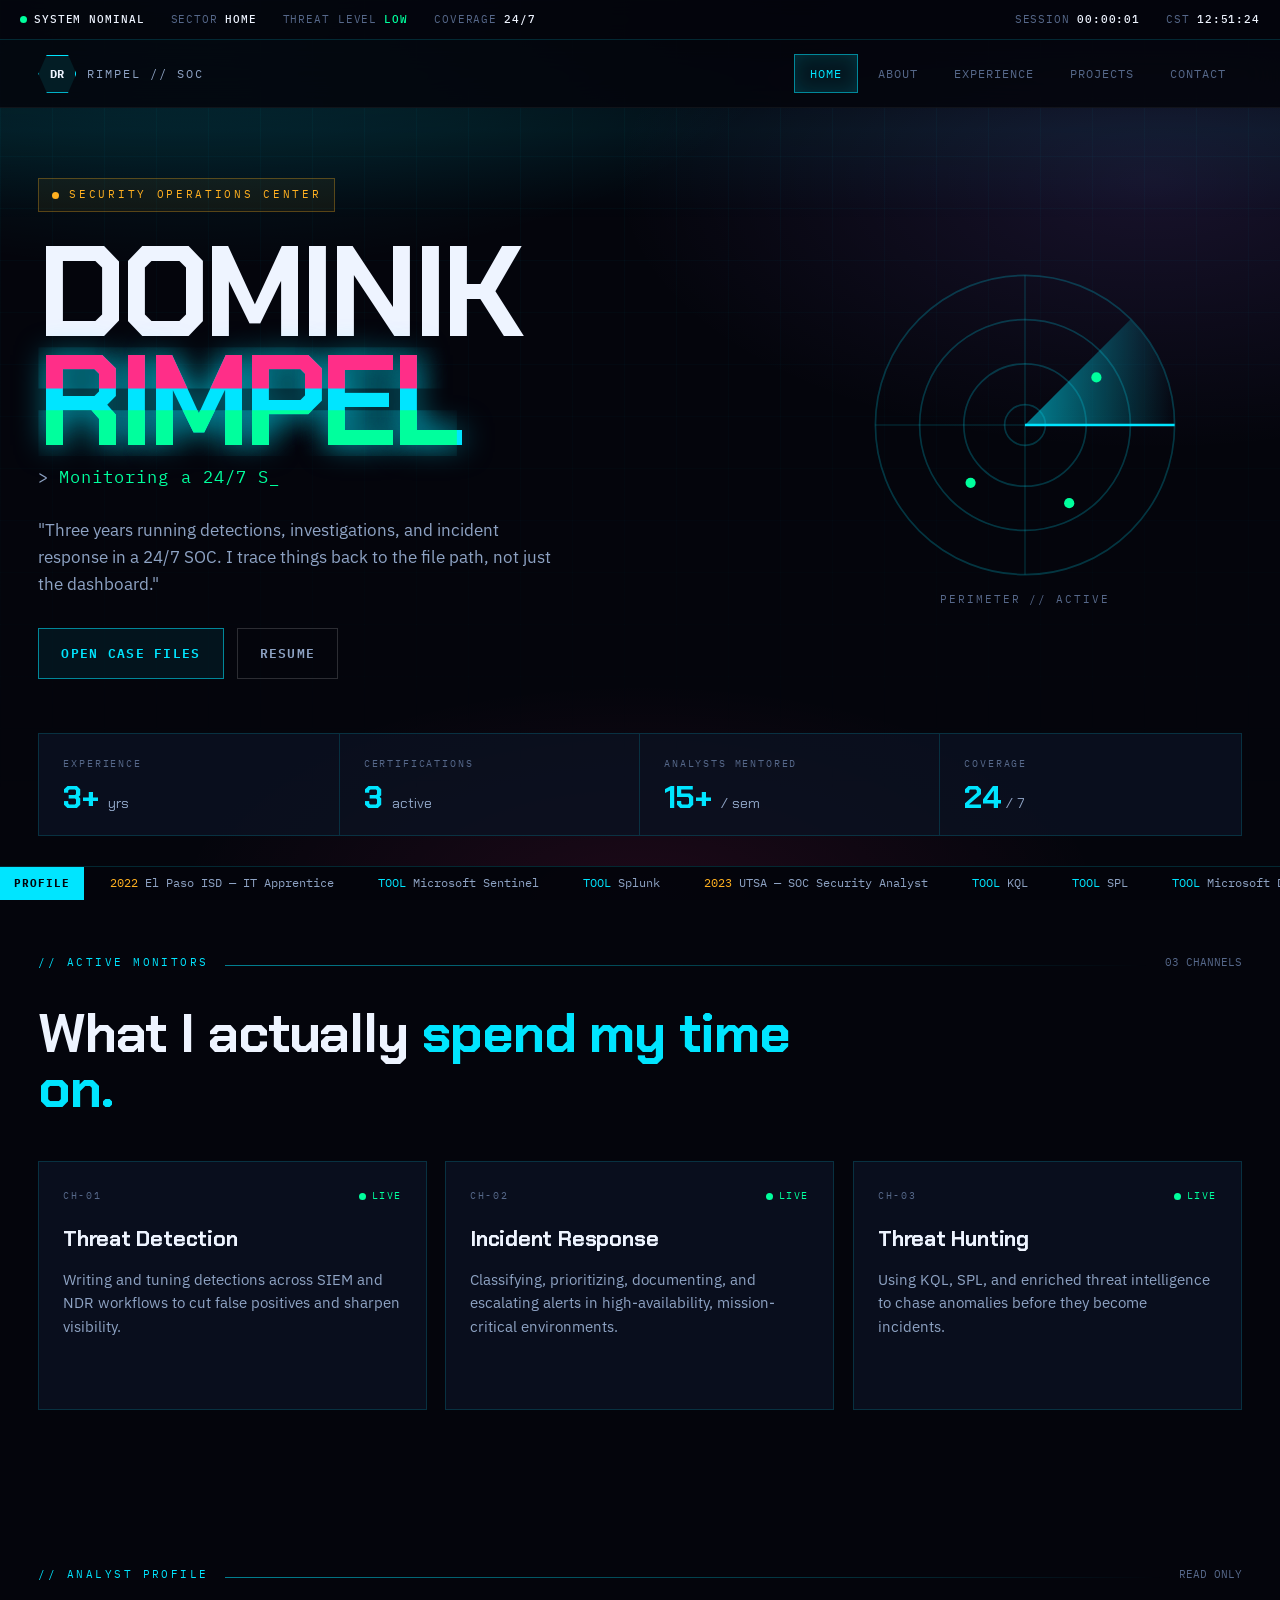
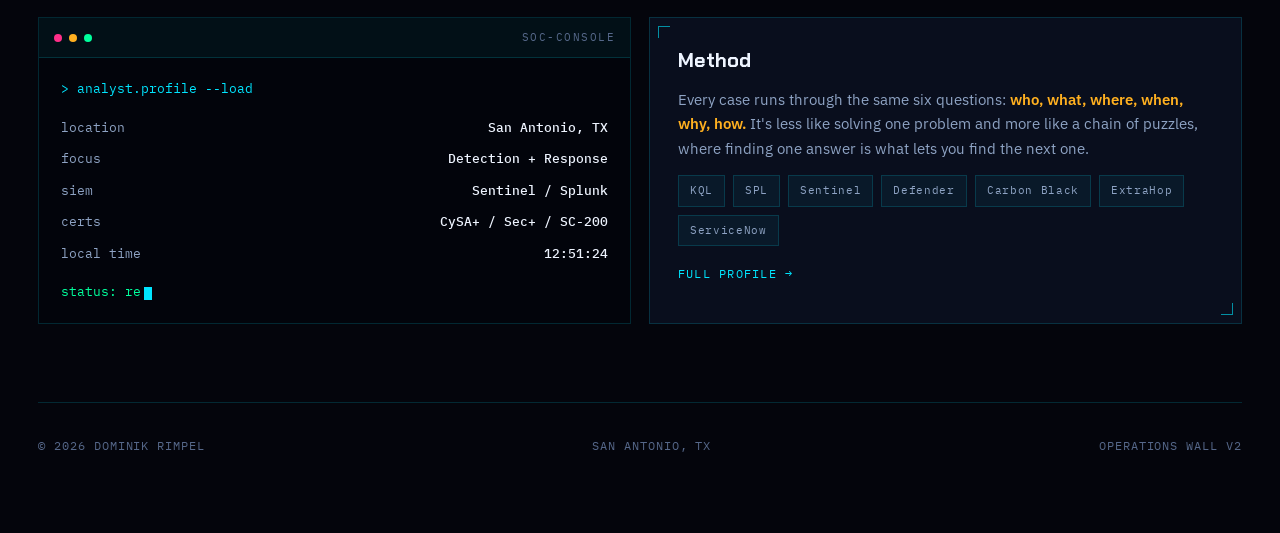
<file: index.html>
<!DOCTYPE html>
<html lang="en">
<head>
<meta charset="UTF-8">
<meta name="viewport" content="width=device-width, initial-scale=1.0">
<title>Dominik Rimpel | SOC Operations</title>
<link rel="preconnect" href="https://fonts.googleapis.com">
<link rel="preconnect" href="https://fonts.gstatic.com" crossorigin>
<link href="https://fonts.googleapis.com/css2?family=Chakra+Petch:wght@400;600;700&family=IBM+Plex+Mono:wght@400;500;600;700&family=IBM+Plex+Sans:wght@400;500;600&display=swap" rel="stylesheet">
<link rel="icon" href="assets/images/favicon/favicon.ico" sizes="any">
<link rel="icon" href="assets/images/favicon/favicon.svg" type="image/svg+xml">
<link rel="icon" href="assets/images/favicon/favicon-32.png" sizes="32x32" type="image/png">
<link rel="apple-touch-icon" href="assets/images/favicon/apple-touch-icon.png">
<link rel="stylesheet" href="assets/css/main.css">
</head>
<body>

<div class="boot" id="boot">
  <div class="boot-inner">
    <p class="boot-line">&gt; initializing operations wall<b> ok</b></p>
    <p class="boot-line">&gt; mounting telemetry feeds<b> ok</b></p>
    <p class="boot-line">&gt; loading analyst profile<b> ok</b></p>
    <p class="boot-line">&gt; sector: HOME<b> ready</b></p>
    <div class="boot-bar"><i></i></div>
  </div>
</div>

<div class="sweep"></div>
<div class="reticle" id="reticle"></div>

<div class="statusbar">
  <span class="sb-item"><span class="pip"></span> <b>SYSTEM NOMINAL</b></span>
  <span class="sb-item sb-hide">SECTOR <b>HOME</b></span>
  <span class="sb-item sb-hide">THREAT LEVEL <b class="ok">LOW</b></span>
  <span class="sb-item sb-hide">COVERAGE <b>24/7</b></span>
  <span class="sb-item sb-push">SESSION <b id="uptime">00:00:00</b></span>
  <span class="sb-item">CST <b data-clock>--:--:--</b></span>
</div>

<nav class="nav">
  <div class="nav-in">
    <a class="mark" href="index.html">
      <span class="mark-glyph">DR</span>
      <span class="mark-txt">Rimpel // SOC</span>
    </a>
    <button class="navbtn" id="navbtn" type="button">MENU</button>
    <ul class="navlinks" id="navlinks">
      <li><a class="on" href="index.html">Home</a></li>
      <li><a href="about.html">About</a></li>
      <li><a href="experience.html">Experience</a></li>
      <li><a href="projects.html">Projects</a></li>
      <li><a href="contact.html">Contact</a></li>
    </ul>
  </div>
</nav>

<main class="wrap">

<section class="hero">
  <div class="hero-grid">
    <div>
      <span class="kicker"><span class="pip"></span> Security Operations Center</span>
      <h1 class="name">Dominik<br><span class="glitch" data-t="Rimpel">Rimpel</span></h1>
      <p class="rolebar">&gt; <span class="rot" id="rotator" data-words="Monitoring a 24/7 SOC|Building better alerts|Chasing threats|CS graduate, 2026|Hardware tinkerer"></span></p>
      <p class="lede">"Three years running detections, investigations, and incident response in a 24/7 SOC. I trace things back to the file path, not just the dashboard."</p>
      <div class="cta-row">
        <a class="btn" href="projects.html">Open Case Files</a>
        <a class="btn ghost" href="assets/files/Dominik-Rimpel-Resume.pdf?v=2" target="_blank">Resume</a>
      </div>
    </div>

    <div class="radar-cell">
      <div class="radar">
        <svg viewBox="0 0 200 200">
          <circle class="ring" cx="100" cy="100" r="88"/>
          <circle class="ring" cx="100" cy="100" r="62"/>
          <circle class="ring" cx="100" cy="100" r="36"/>
          <circle class="ring" cx="100" cy="100" r="12"/>
          <line class="cross" x1="100" y1="12" x2="100" y2="188"/>
          <line class="cross" x1="12" y1="100" x2="188" y2="100"/>
          <g class="beam">
            <defs>
              <linearGradient id="bg1" x1="0" y1="0" x2="1" y2="0">
                <stop offset="0%" stop-color="#00e5ff" stop-opacity="0.55"/>
                <stop offset="100%" stop-color="#00e5ff" stop-opacity="0"/>
              </linearGradient>
            </defs>
            <path d="M100,100 L188,100 A88,88 0 0,0 162,38 Z" fill="url(#bg1)"/>
            <line x1="100" y1="100" x2="188" y2="100" stroke="#00e5ff" stroke-width="1.5"/>
          </g>
          <circle class="blip" cx="142" cy="72" r="3"/>
          <circle class="blip" cx="68" cy="134" r="3"/>
          <circle class="blip" cx="126" cy="146" r="3"/>
        </svg>
        <p class="radar-cap">Perimeter // active</p>
      </div>
    </div>
  </div>

  <div class="metrics">
    <div class="metric">
      <p class="k">Experience</p>
      <p class="v"><span data-count="3">0</span>+ <small>yrs</small></p>
      <svg class="spark" viewBox="0 0 100 26" preserveAspectRatio="none"><path d="M0,20 L14,14 L28,17 L42,8 L56,12 L70,5 L84,9 L100,3"/></svg>
    </div>
    <div class="metric">
      <p class="k">Certifications</p>
      <p class="v"><span data-count="3">0</span> <small>active</small></p>
      <svg class="spark" viewBox="0 0 100 26" preserveAspectRatio="none"><path d="M0,22 L20,22 L20,14 L48,14 L48,7 L100,7"/></svg>
    </div>
    <div class="metric">
      <p class="k">Analysts Mentored</p>
      <p class="v"><span data-count="15">0</span>+ <small>/ sem</small></p>
      <svg class="spark" viewBox="0 0 100 26" preserveAspectRatio="none"><path d="M0,24 L16,18 L32,20 L48,11 L64,15 L80,6 L100,8"/></svg>
    </div>
    <div class="metric">
      <p class="k">Coverage</p>
      <p class="v">24<small> / 7</small></p>
      <svg class="spark" viewBox="0 0 100 26" preserveAspectRatio="none"><path d="M0,13 L12,6 L24,19 L36,9 L48,21 L60,10 L72,17 L84,7 L100,13"/></svg>
    </div>
  </div>
</section>

<section class="slab">
  <div class="shead">
    <span class="lbl">// Active Monitors</span>
    <span class="rule"></span>
    <span class="cnt">03 CHANNELS</span>
  </div>
  <h2 class="big">What I actually <em>spend my time on.</em></h2>

  <div class="tiles">
    <div class="tile rv">
      <div class="tile-top"><span>CH-01</span><span class="st"><span class="pip"></span>LIVE</span></div>
      <h3>Threat Detection</h3>
      <p>Writing and tuning detections across SIEM and NDR workflows to cut false positives and sharpen visibility.</p>
      <div class="bars"><i style="animation-delay:0s"></i><i style="animation-delay:.1s"></i><i style="animation-delay:.2s"></i><i style="animation-delay:.3s"></i><i style="animation-delay:.4s"></i><i style="animation-delay:.5s"></i><i style="animation-delay:.6s"></i><i style="animation-delay:.7s"></i></div>
    </div>
    <div class="tile rv">
      <div class="tile-top"><span>CH-02</span><span class="st"><span class="pip"></span>LIVE</span></div>
      <h3>Incident Response</h3>
      <p>Classifying, prioritizing, documenting, and escalating alerts in high-availability, mission-critical environments.</p>
      <div class="bars"><i style="animation-delay:.15s"></i><i style="animation-delay:.35s"></i><i style="animation-delay:.05s"></i><i style="animation-delay:.5s"></i><i style="animation-delay:.25s"></i><i style="animation-delay:.6s"></i><i style="animation-delay:.4s"></i><i style="animation-delay:.2s"></i></div>
    </div>
    <div class="tile rv">
      <div class="tile-top"><span>CH-03</span><span class="st"><span class="pip"></span>LIVE</span></div>
      <h3>Threat Hunting</h3>
      <p>Using KQL, SPL, and enriched threat intelligence to chase anomalies before they become incidents.</p>
      <div class="bars"><i style="animation-delay:.3s"></i><i style="animation-delay:.1s"></i><i style="animation-delay:.45s"></i><i style="animation-delay:.2s"></i><i style="animation-delay:.55s"></i><i style="animation-delay:.35s"></i><i style="animation-delay:.65s"></i><i style="animation-delay:.15s"></i></div>
    </div>
  </div>
</section>

<section class="slab">
  <div class="shead">
    <span class="lbl">// Analyst Profile</span>
    <span class="rule"></span>
    <span class="cnt">READ ONLY</span>
  </div>
  <div class="split">
    <div class="term rv">
      <div class="term-bar"><span class="d"></span><span class="d"></span><span class="d"></span><span class="t">soc-console</span></div>
      <div class="term-body">
        <p class="cmd">&gt; <span data-type="analyst.profile --load"></span></p>
        <div class="row"><span>location</span><b>San Antonio, TX</b></div>
        <div class="row"><span>focus</span><b>Detection + Response</b></div>
        <div class="row"><span>siem</span><b>Sentinel / Splunk</b></div>
        <div class="row"><span>certs</span><b>CySA+ / Sec+ / SC-200</b></div>
        <div class="row"><span>local time</span><b data-clock>--:--:--</b></div>
        <p class="out">status: <span data-type="ready for investigation"></span></p>
      </div>
    </div>
    <div class="panelbox rv">
      <span class="corner tl"></span><span class="corner br"></span>
      <h3>Method</h3>
      <p>Every case runs through the same six questions: <strong>who, what, where, when, why, how.</strong> It's less like solving one problem and more like a chain of puzzles, where finding one answer is what lets you find the next one.</p>
      <ul class="chips">
        <li>KQL</li><li>SPL</li><li>Sentinel</li><li>Defender</li><li>Carbon Black</li><li>ExtraHop</li><li>ServiceNow</li>
      </ul>
      <a class="arrow" href="about.html">Full profile &rarr;</a>
    </div>
  </div>
</section>
</main>

<footer class="foot">
  <span>&copy; 2026 Dominik Rimpel</span>
  <span>San Antonio, TX</span>
  <span>Operations wall v2</span>
</footer>

<div class="ticker">
  <span class="ticker-tag">Profile</span>
  <div class="ticker-feed" id="tickerFeed"></div>
</div>

<script src="assets/js/main.js"></script>
</body>
</html>
</file>
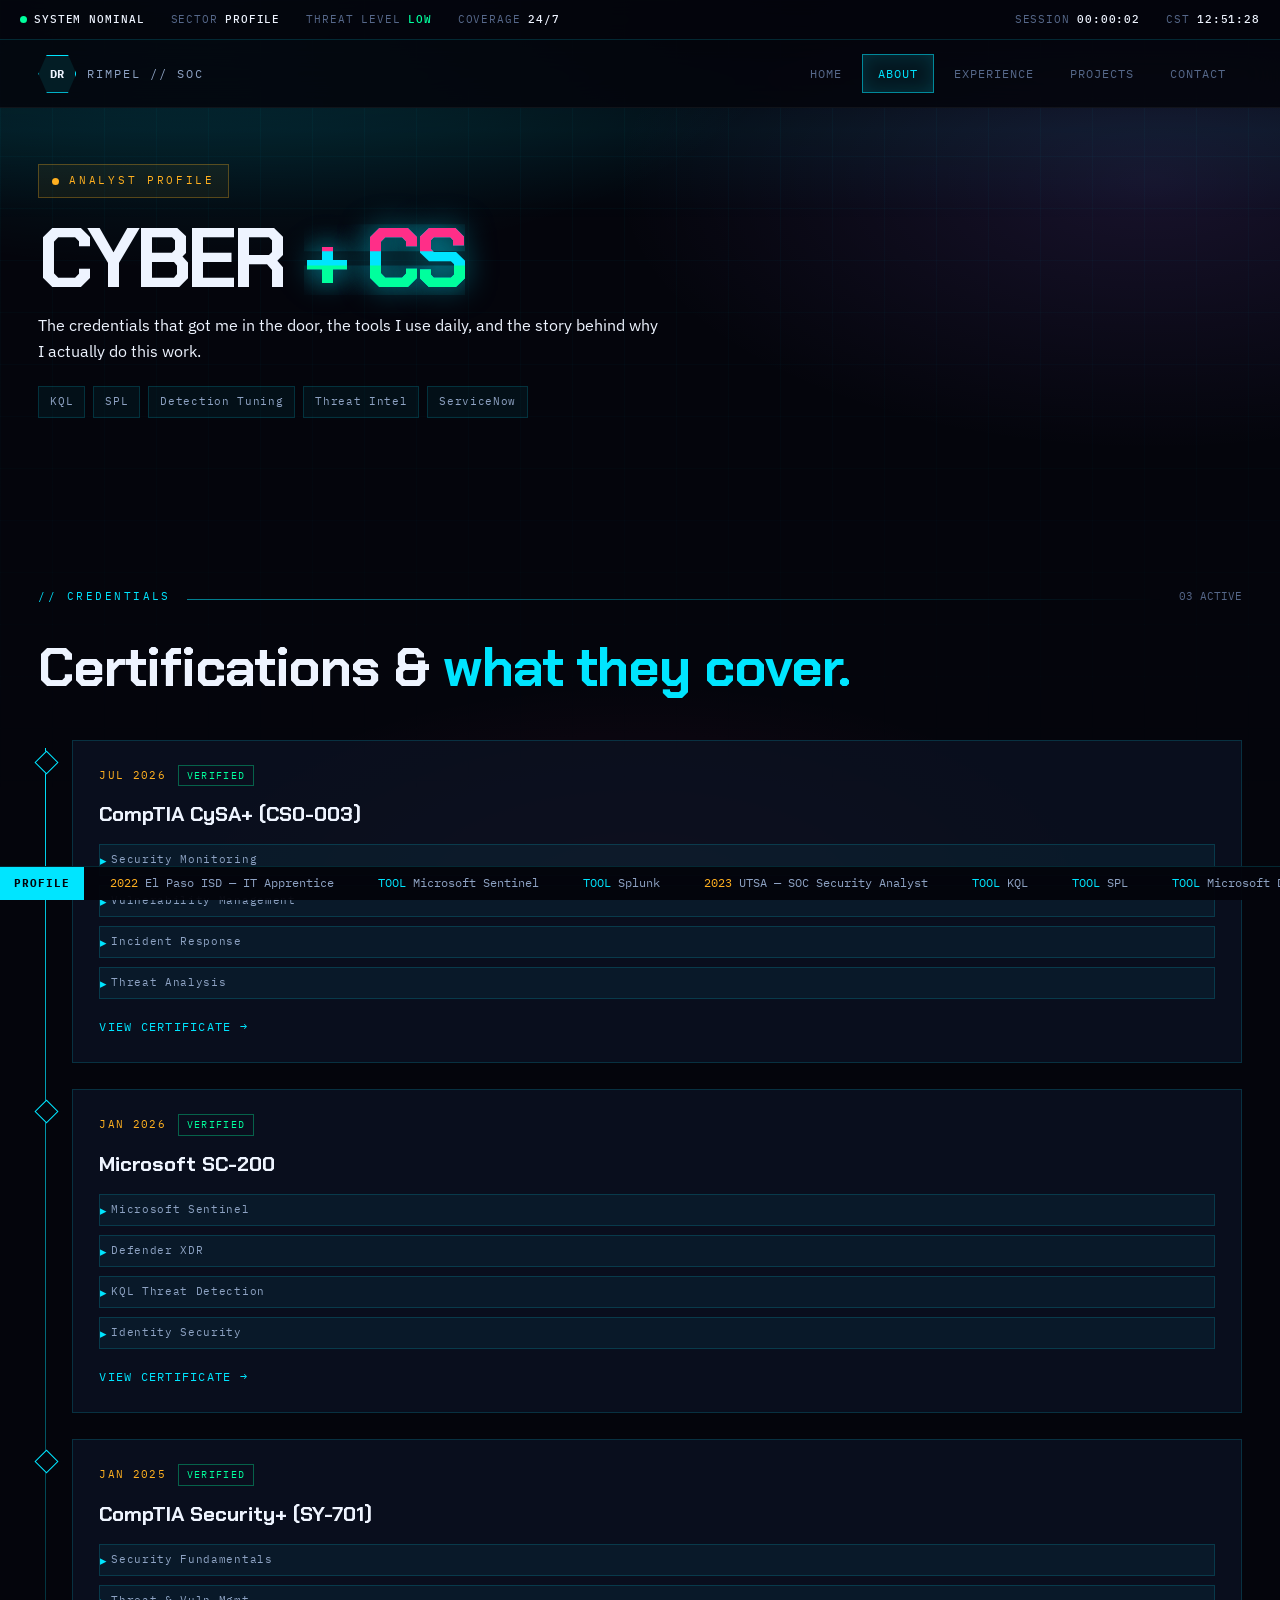
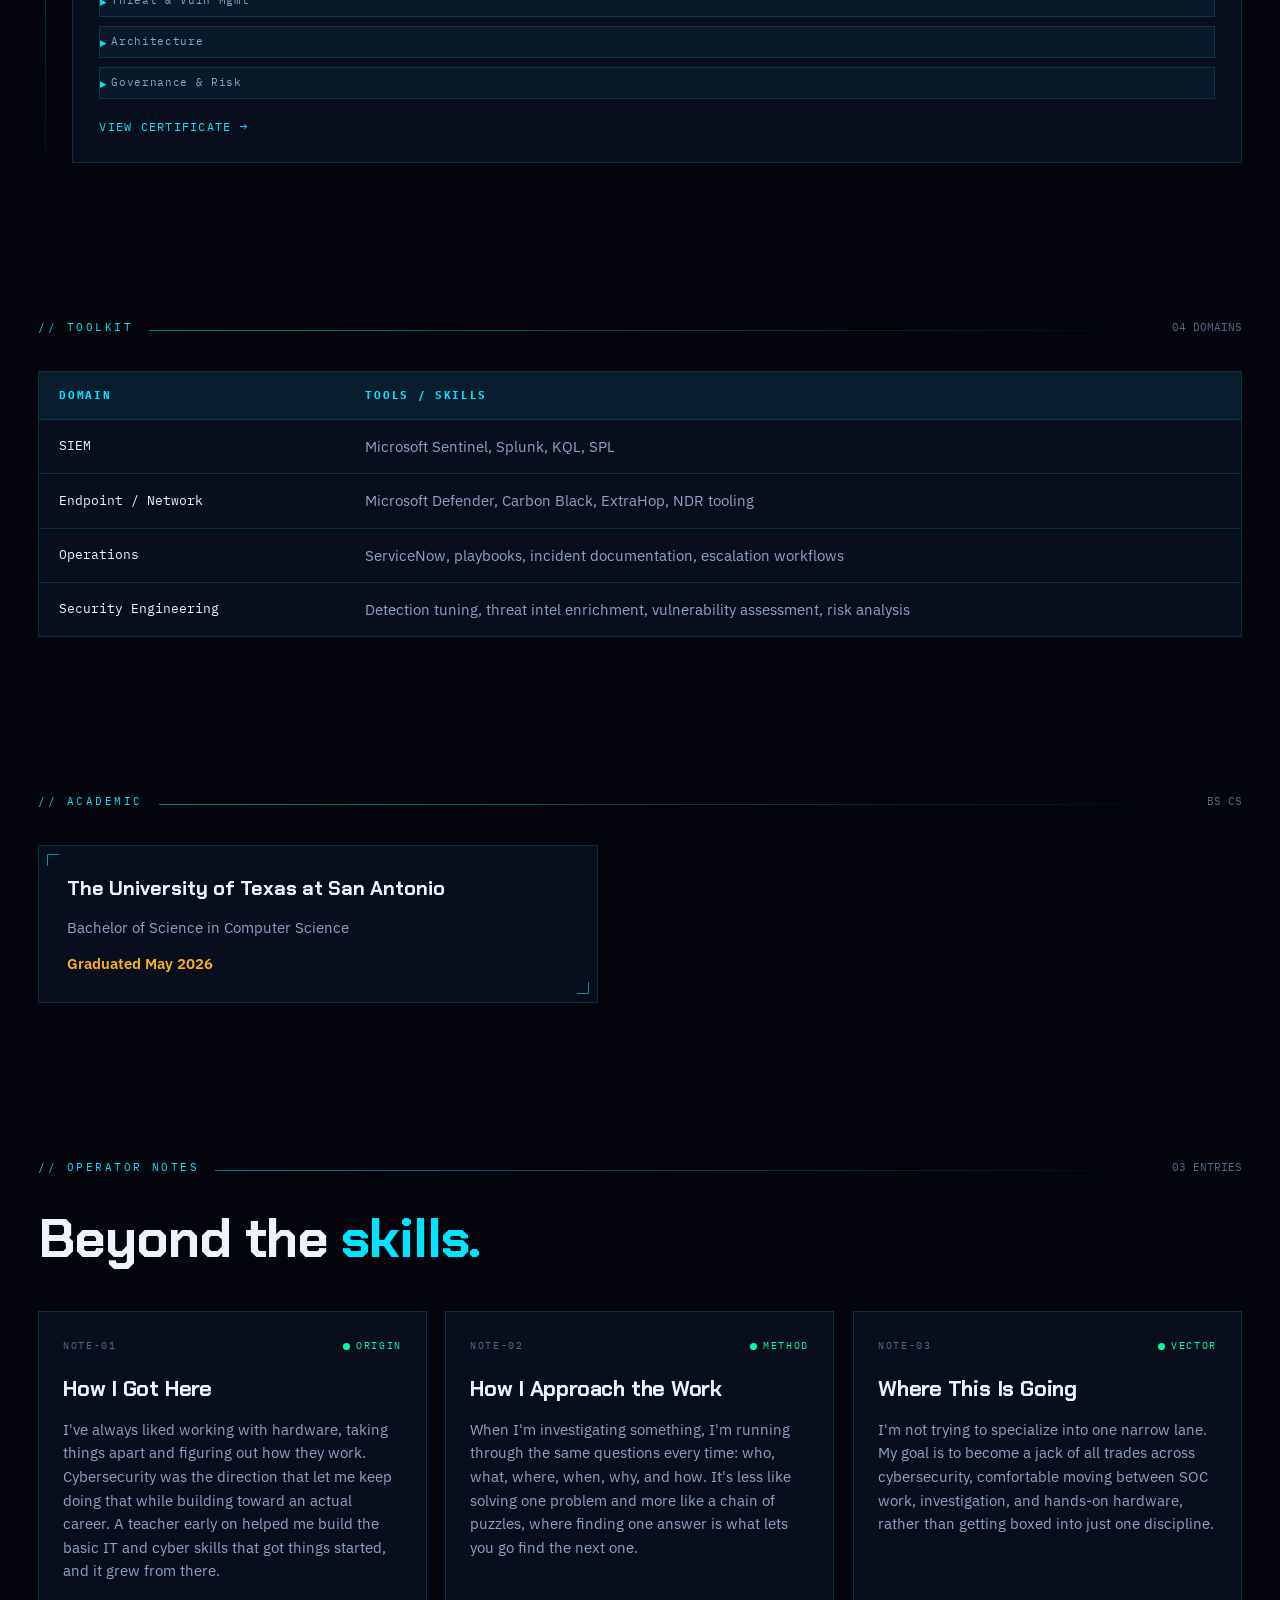
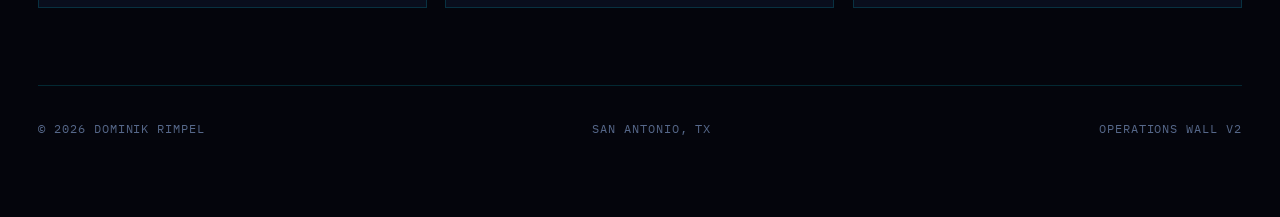
<file: about.html>
<!DOCTYPE html>
<html lang="en">
<head>
<meta charset="UTF-8">
<meta name="viewport" content="width=device-width, initial-scale=1.0">
<title>About | Dominik Rimpel</title>
<link rel="preconnect" href="https://fonts.googleapis.com">
<link rel="preconnect" href="https://fonts.gstatic.com" crossorigin>
<link href="https://fonts.googleapis.com/css2?family=Chakra+Petch:wght@400;600;700&family=IBM+Plex+Mono:wght@400;500;600;700&family=IBM+Plex+Sans:wght@400;500;600&display=swap" rel="stylesheet">
<link rel="icon" href="assets/images/favicon/favicon.ico" sizes="any">
<link rel="icon" href="assets/images/favicon/favicon.svg" type="image/svg+xml">
<link rel="icon" href="assets/images/favicon/favicon-32.png" sizes="32x32" type="image/png">
<link rel="apple-touch-icon" href="assets/images/favicon/apple-touch-icon.png">
<link rel="stylesheet" href="assets/css/main.css">
</head>
<body>

<div class="boot" id="boot">
  <div class="boot-inner">
    <p class="boot-line">&gt; initializing operations wall<b> ok</b></p>
    <p class="boot-line">&gt; mounting telemetry feeds<b> ok</b></p>
    <p class="boot-line">&gt; loading analyst profile<b> ok</b></p>
    <p class="boot-line">&gt; sector: PROFILE<b> ready</b></p>
    <div class="boot-bar"><i></i></div>
  </div>
</div>

<div class="sweep"></div>
<div class="reticle" id="reticle"></div>

<div class="statusbar">
  <span class="sb-item"><span class="pip"></span> <b>SYSTEM NOMINAL</b></span>
  <span class="sb-item sb-hide">SECTOR <b>PROFILE</b></span>
  <span class="sb-item sb-hide">THREAT LEVEL <b class="ok">LOW</b></span>
  <span class="sb-item sb-hide">COVERAGE <b>24/7</b></span>
  <span class="sb-item sb-push">SESSION <b id="uptime">00:00:00</b></span>
  <span class="sb-item">CST <b data-clock>--:--:--</b></span>
</div>

<nav class="nav">
  <div class="nav-in">
    <a class="mark" href="index.html">
      <span class="mark-glyph">DR</span>
      <span class="mark-txt">Rimpel // SOC</span>
    </a>
    <button class="navbtn" id="navbtn" type="button">MENU</button>
    <ul class="navlinks" id="navlinks">
      <li><a href="index.html">Home</a></li>
      <li><a class="on" href="about.html">About</a></li>
      <li><a href="experience.html">Experience</a></li>
      <li><a href="projects.html">Projects</a></li>
      <li><a href="contact.html">Contact</a></li>
    </ul>
  </div>
</nav>

<main class="wrap">

<section class="slab" style="padding-top:56px;">
  <span class="kicker"><span class="pip"></span> Analyst Profile</span>
  <h1 class="name" style="font-size:clamp(2.6rem,7vw,5.2rem);">Cyber <span class="glitch" data-t="+ CS">+ CS</span></h1>
  <p class="lede" style="max-width:620px; margin-top:18px;">The credentials that got me in the door, the tools I use daily, and the story behind why I actually do this work.</p>
  <ul class="chips" style="margin-top:22px;">
    <li>KQL</li><li>SPL</li><li>Detection Tuning</li><li>Threat Intel</li><li>ServiceNow</li>
  </ul>
</section>

<section class="slab">
  <div class="shead"><span class="lbl">// Credentials</span><span class="rule"></span><span class="cnt">03 ACTIVE</span></div>
  <h2 class="big">Certifications &amp; <em>what they cover.</em></h2>
  <div class="stream">
    <article class="entry rv">
      <div class="entry-body">
        <p class="entry-meta">JUL 2026 <span class="sev">VERIFIED</span></p>
        <h3>CompTIA CySA+ (CS0-003)</h3>
        <ul class="chips"><li>Security Monitoring</li><li>Vulnerability Management</li><li>Incident Response</li><li>Threat Analysis</li></ul>
        <a class="arrow" href="assets/files/cysa-plus-certificate.pdf" target="_blank">View certificate &rarr;</a>
      </div>
    </article>
    <article class="entry rv">
      <div class="entry-body">
        <p class="entry-meta">JAN 2026 <span class="sev">VERIFIED</span></p>
        <h3>Microsoft SC-200</h3>
        <ul class="chips"><li>Microsoft Sentinel</li><li>Defender XDR</li><li>KQL Threat Detection</li><li>Identity Security</li></ul>
        <a class="arrow" href="assets/files/sc-200-certificate.pdf" target="_blank">View certificate &rarr;</a>
      </div>
    </article>
    <article class="entry rv">
      <div class="entry-body">
        <p class="entry-meta">JAN 2025 <span class="sev">VERIFIED</span></p>
        <h3>CompTIA Security+ (SY-701)</h3>
        <ul class="chips"><li>Security Fundamentals</li><li>Threat &amp; Vuln Mgmt</li><li>Architecture</li><li>Governance &amp; Risk</li></ul>
        <a class="arrow" href="assets/files/security-plus-certificate.pdf" target="_blank">View certificate &rarr;</a>
      </div>
    </article>
  </div>
</section>

<section class="slab">
  <div class="shead"><span class="lbl">// Toolkit</span><span class="rule"></span><span class="cnt">04 DOMAINS</span></div>
  <div class="tablebox rv">
    <table>
      <thead><tr><th>Domain</th><th>Tools / Skills</th></tr></thead>
      <tbody>
        <tr><td>SIEM</td><td>Microsoft Sentinel, Splunk, KQL, SPL</td></tr>
        <tr><td>Endpoint / Network</td><td>Microsoft Defender, Carbon Black, ExtraHop, NDR tooling</td></tr>
        <tr><td>Operations</td><td>ServiceNow, playbooks, incident documentation, escalation workflows</td></tr>
        <tr><td>Security Engineering</td><td>Detection tuning, threat intel enrichment, vulnerability assessment, risk analysis</td></tr>
      </tbody>
    </table>
  </div>
</section>

<section class="slab">
  <div class="shead"><span class="lbl">// Academic</span><span class="rule"></span><span class="cnt">BS CS</span></div>
  <div class="panelbox rv" style="max-width:560px;">
    <span class="corner tl"></span><span class="corner br"></span>
    <h3>The University of Texas at San Antonio</h3>
    <p>Bachelor of Science in Computer Science</p>
    <p><strong>Graduated May 2026</strong></p>
  </div>
</section>

<section class="slab">
  <div class="shead"><span class="lbl">// Operator Notes</span><span class="rule"></span><span class="cnt">03 ENTRIES</span></div>
  <h2 class="big">Beyond the <em>skills.</em></h2>
  <div class="tiles">
    <div class="tile rv">
      <div class="tile-top"><span>NOTE-01</span><span class="st"><span class="pip"></span>ORIGIN</span></div>
      <h3>How I Got Here</h3>
      <p>I've always liked working with hardware, taking things apart and figuring out how they work. Cybersecurity was the direction that let me keep doing that while building toward an actual career. A teacher early on helped me build the basic IT and cyber skills that got things started, and it grew from there.</p>
    </div>
    <div class="tile rv">
      <div class="tile-top"><span>NOTE-02</span><span class="st"><span class="pip"></span>METHOD</span></div>
      <h3>How I Approach the Work</h3>
      <p>When I'm investigating something, I'm running through the same questions every time: who, what, where, when, why, and how. It's less like solving one problem and more like a chain of puzzles, where finding one answer is what lets you go find the next one.</p>
    </div>
    <div class="tile rv">
      <div class="tile-top"><span>NOTE-03</span><span class="st"><span class="pip"></span>VECTOR</span></div>
      <h3>Where This Is Going</h3>
      <p>I'm not trying to specialize into one narrow lane. My goal is to become a jack of all trades across cybersecurity, comfortable moving between SOC work, investigation, and hands-on hardware, rather than getting boxed into just one discipline.</p>
    </div>
  </div>
</section>
</main>

<footer class="foot">
  <span>&copy; 2026 Dominik Rimpel</span>
  <span>San Antonio, TX</span>
  <span>Operations wall v2</span>
</footer>

<div class="ticker">
  <span class="ticker-tag">Profile</span>
  <div class="ticker-feed" id="tickerFeed"></div>
</div>

<script src="assets/js/main.js"></script>
</body>
</html>
</file>
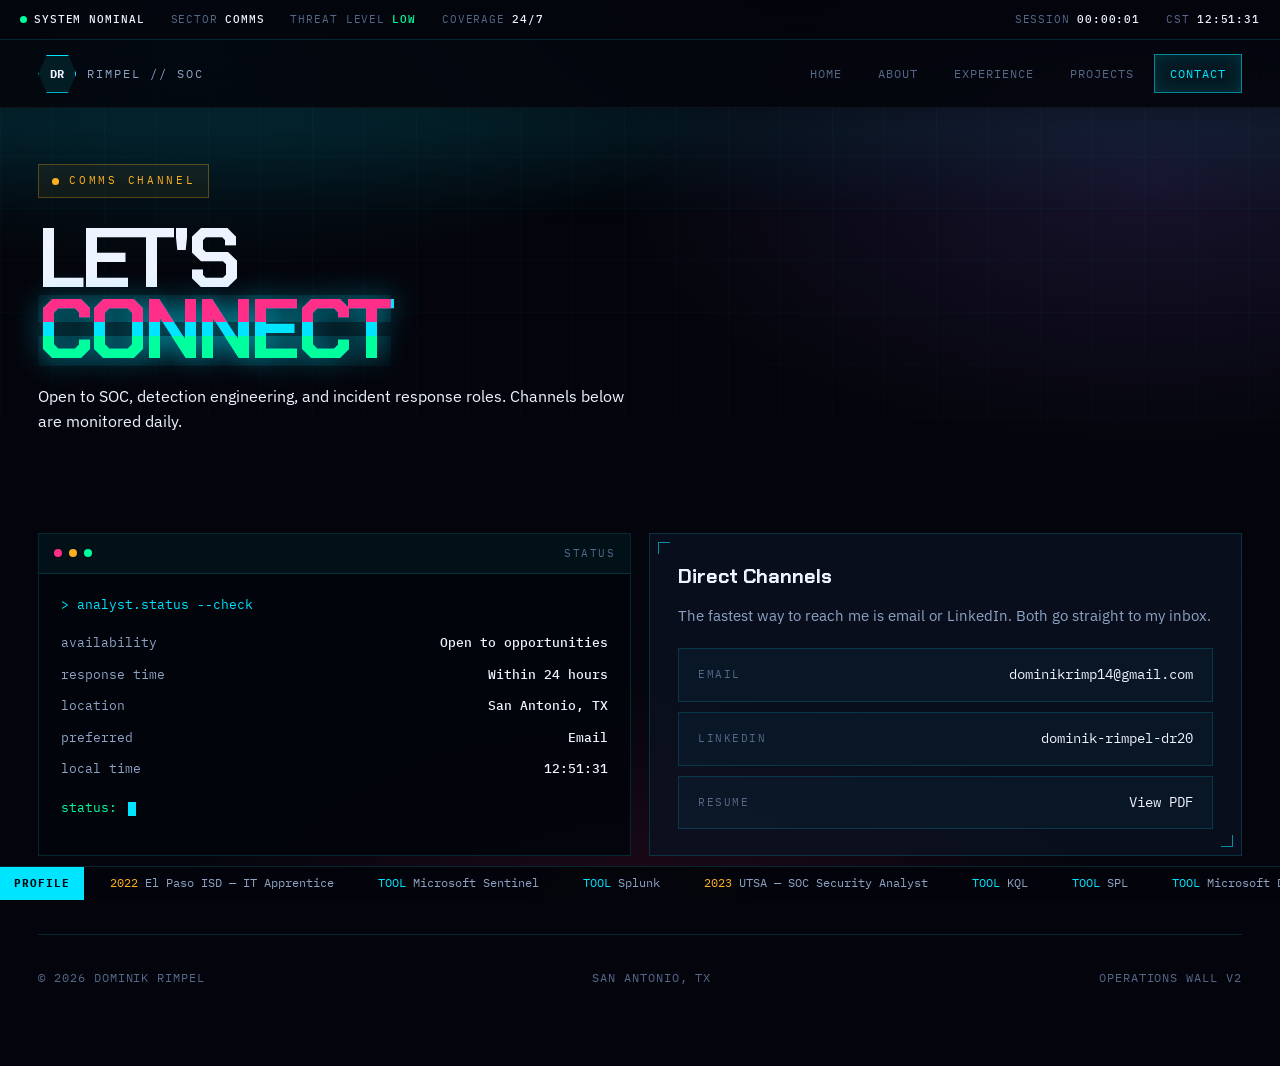
<file: contact.html>
<!DOCTYPE html>
<html lang="en">
<head>
<meta charset="UTF-8">
<meta name="viewport" content="width=device-width, initial-scale=1.0">
<title>Contact | Dominik Rimpel</title>
<link rel="preconnect" href="https://fonts.googleapis.com">
<link rel="preconnect" href="https://fonts.gstatic.com" crossorigin>
<link href="https://fonts.googleapis.com/css2?family=Chakra+Petch:wght@400;600;700&family=IBM+Plex+Mono:wght@400;500;600;700&family=IBM+Plex+Sans:wght@400;500;600&display=swap" rel="stylesheet">
<link rel="icon" href="assets/images/favicon/favicon.ico" sizes="any">
<link rel="icon" href="assets/images/favicon/favicon.svg" type="image/svg+xml">
<link rel="icon" href="assets/images/favicon/favicon-32.png" sizes="32x32" type="image/png">
<link rel="apple-touch-icon" href="assets/images/favicon/apple-touch-icon.png">
<link rel="stylesheet" href="assets/css/main.css">
</head>
<body>

<div class="boot" id="boot">
  <div class="boot-inner">
    <p class="boot-line">&gt; initializing operations wall<b> ok</b></p>
    <p class="boot-line">&gt; mounting telemetry feeds<b> ok</b></p>
    <p class="boot-line">&gt; loading analyst profile<b> ok</b></p>
    <p class="boot-line">&gt; sector: COMMS<b> ready</b></p>
    <div class="boot-bar"><i></i></div>
  </div>
</div>

<div class="sweep"></div>
<div class="reticle" id="reticle"></div>

<div class="statusbar">
  <span class="sb-item"><span class="pip"></span> <b>SYSTEM NOMINAL</b></span>
  <span class="sb-item sb-hide">SECTOR <b>COMMS</b></span>
  <span class="sb-item sb-hide">THREAT LEVEL <b class="ok">LOW</b></span>
  <span class="sb-item sb-hide">COVERAGE <b>24/7</b></span>
  <span class="sb-item sb-push">SESSION <b id="uptime">00:00:00</b></span>
  <span class="sb-item">CST <b data-clock>--:--:--</b></span>
</div>

<nav class="nav">
  <div class="nav-in">
    <a class="mark" href="index.html">
      <span class="mark-glyph">DR</span>
      <span class="mark-txt">Rimpel // SOC</span>
    </a>
    <button class="navbtn" id="navbtn" type="button">MENU</button>
    <ul class="navlinks" id="navlinks">
      <li><a href="index.html">Home</a></li>
      <li><a href="about.html">About</a></li>
      <li><a href="experience.html">Experience</a></li>
      <li><a href="projects.html">Projects</a></li>
      <li><a class="on" href="contact.html">Contact</a></li>
    </ul>
  </div>
</nav>

<main class="wrap">

<section class="slab" style="padding-top:56px;">
  <span class="kicker"><span class="pip"></span> Comms Channel</span>
  <h1 class="name" style="font-size:clamp(2.6rem,7vw,5.2rem);">Let's<br><span class="glitch" data-t="Connect">Connect</span></h1>
  <p class="lede" style="max-width:600px; margin-top:18px;">Open to SOC, detection engineering, and incident response roles. Channels below are monitored daily.</p>
</section>

<section class="slab" style="padding-top:20px;">
  <div class="split">
    <div class="term rv">
      <div class="term-bar"><span class="d"></span><span class="d"></span><span class="d"></span><span class="t">status</span></div>
      <div class="term-body">
        <p class="cmd">&gt; <span data-type="analyst.status --check"></span></p>
        <div class="row"><span>availability</span><b>Open to opportunities</b></div>
        <div class="row"><span>response time</span><b>Within 24 hours</b></div>
        <div class="row"><span>location</span><b>San Antonio, TX</b></div>
        <div class="row"><span>preferred</span><b>Email</b></div>
        <div class="row"><span>local time</span><b data-clock>--:--:--</b></div>
        <p class="out">status: <span data-type="accepting new conversations"></span></p>
      </div>
    </div>

    <div class="panelbox rv">
      <span class="corner tl"></span><span class="corner br"></span>
      <h3>Direct Channels</h3>
      <p>The fastest way to reach me is email or LinkedIn. Both go straight to my inbox.</p>
      <div class="links">
        <a class="linkrow" href="mailto:dominikrimp14@gmail.com">
          <span class="k">Email</span><span class="v">dominikrimp14@gmail.com</span>
        </a>
        <a class="linkrow" href="https://linkedin.com/in/dominik-rimpel-dr20" target="_blank" rel="noopener">
          <span class="k">LinkedIn</span><span class="v">dominik-rimpel-dr20</span>
        </a>
        <a class="linkrow" href="assets/files/Dominik-Rimpel-Resume.pdf?v=2" target="_blank">
          <span class="k">Resume</span><span class="v">View PDF</span>
        </a>
      </div>
    </div>
  </div>
</section>
</main>

<footer class="foot">
  <span>&copy; 2026 Dominik Rimpel</span>
  <span>San Antonio, TX</span>
  <span>Operations wall v2</span>
</footer>

<div class="ticker">
  <span class="ticker-tag">Profile</span>
  <div class="ticker-feed" id="tickerFeed"></div>
</div>

<script src="assets/js/main.js"></script>
</body>
</html>
</file>
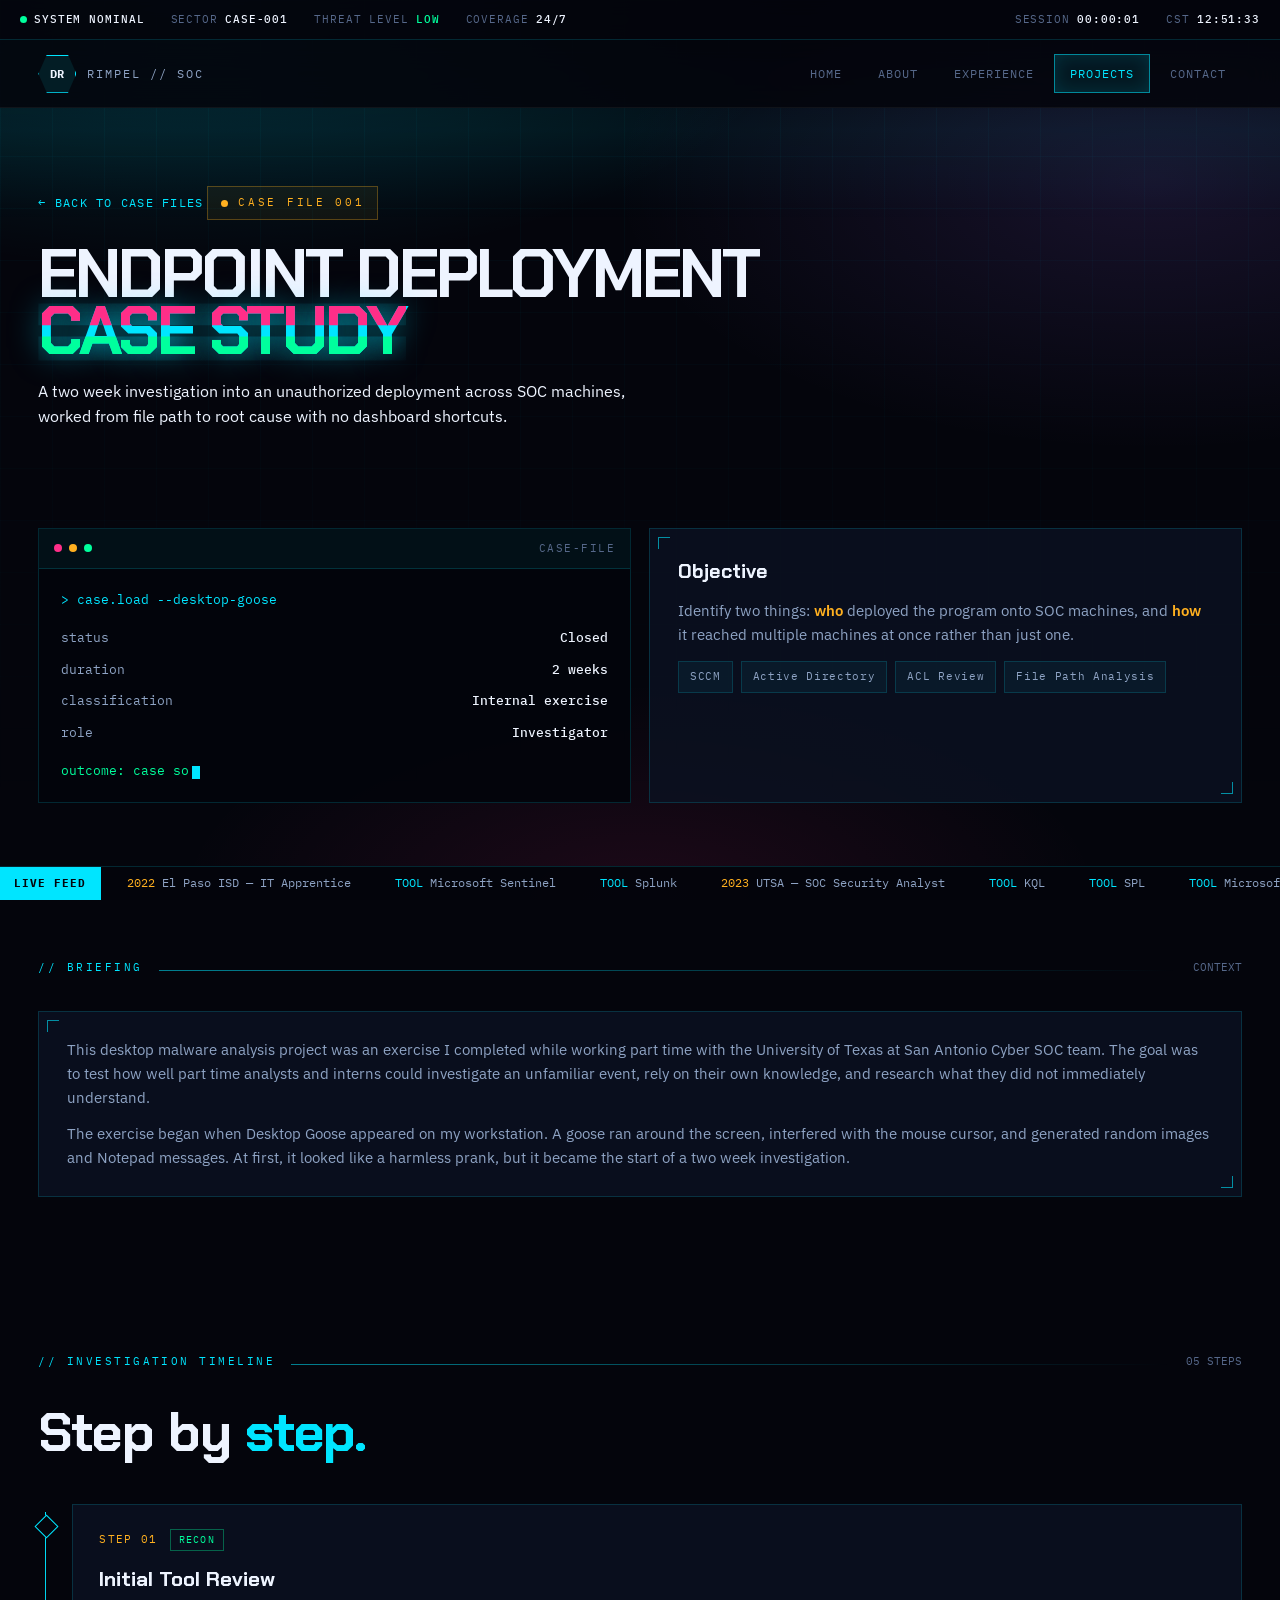
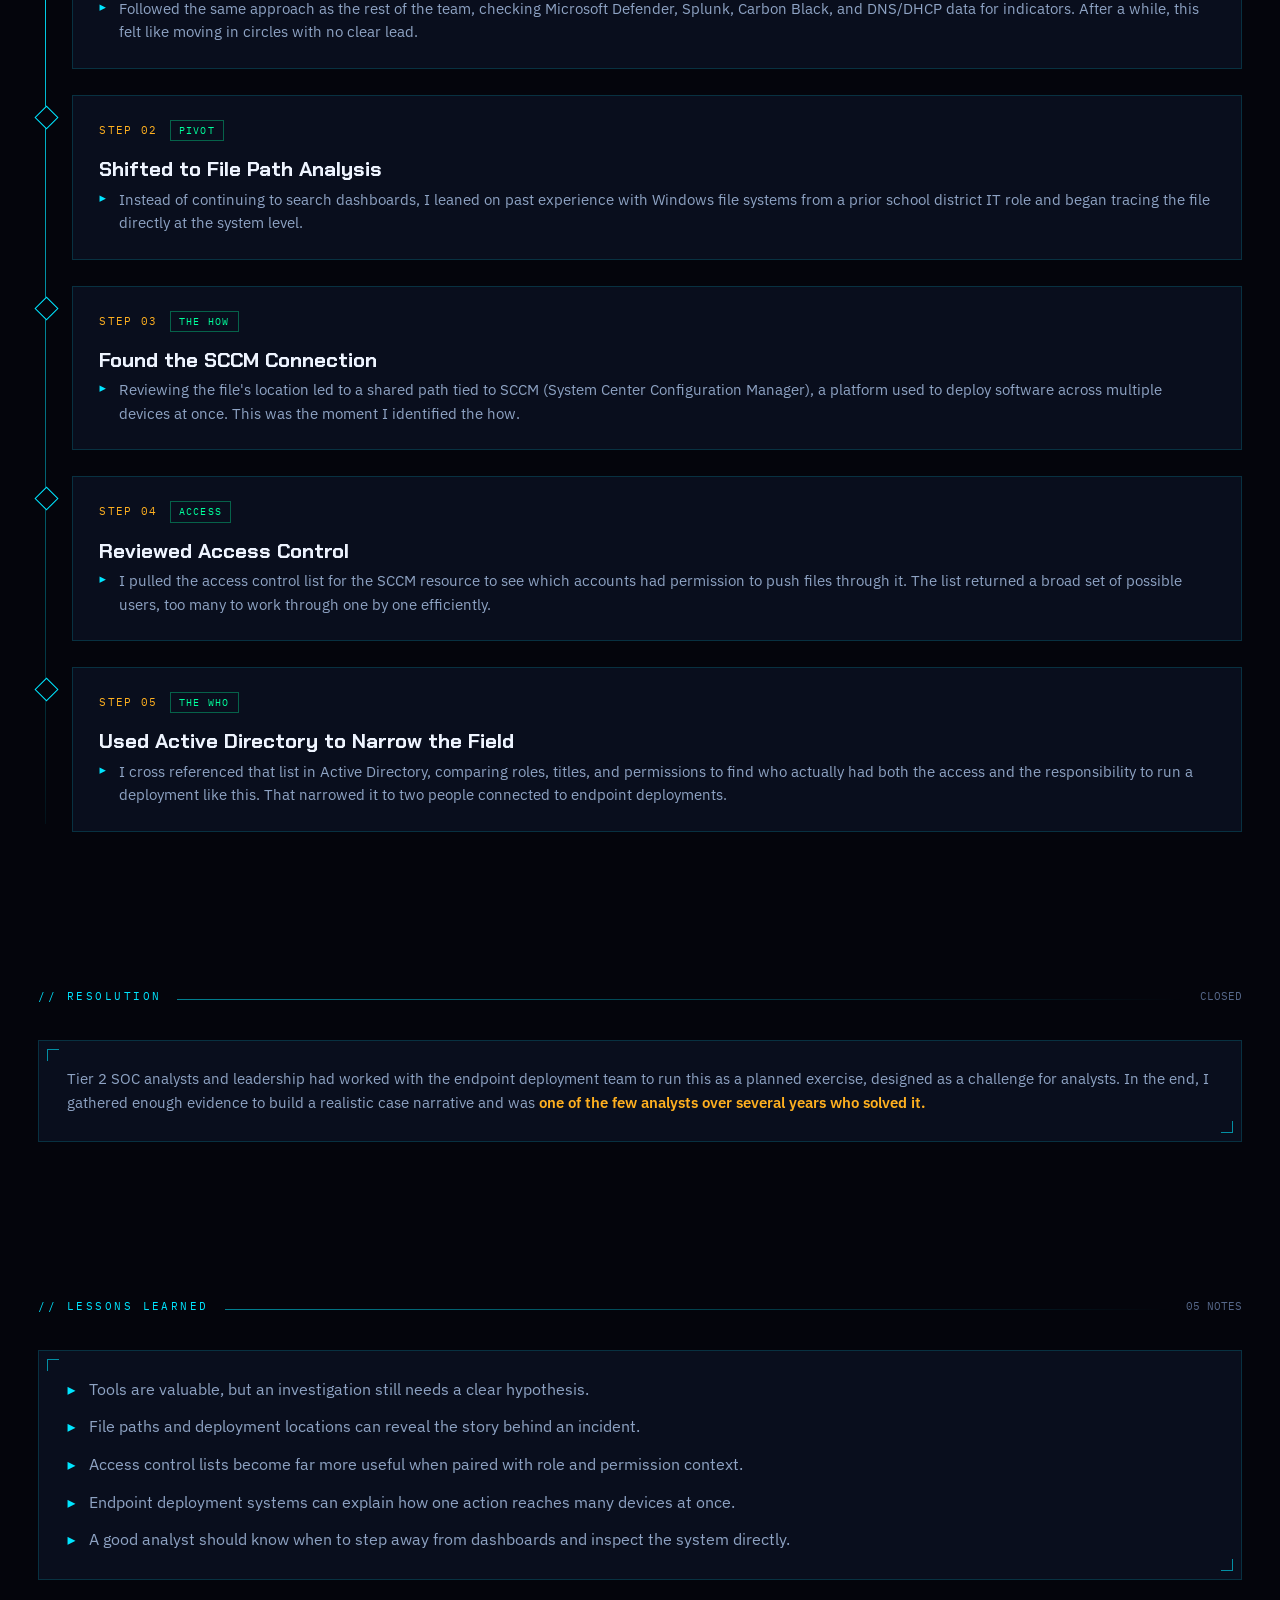
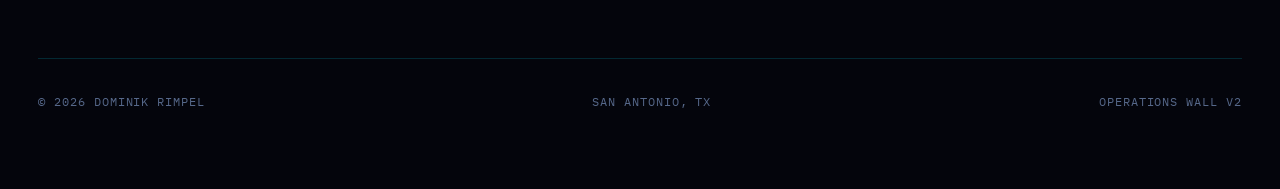
<file: Endpoint-Deployment-Case-Study.html>
<!DOCTYPE html>
<html lang="en">
<head>
<meta charset="UTF-8">
<meta name="viewport" content="width=device-width, initial-scale=1.0">
<title>Endpoint Deployment Case Study | Dominik Rimpel</title>
<link rel="preconnect" href="https://fonts.googleapis.com">
<link rel="preconnect" href="https://fonts.gstatic.com" crossorigin>
<link href="https://fonts.googleapis.com/css2?family=Chakra+Petch:wght@400;600;700&family=IBM+Plex+Mono:wght@400;500;600;700&family=IBM+Plex+Sans:wght@400;500;600&display=swap" rel="stylesheet">
<link rel="icon" href="assets/images/favicon/favicon.ico" sizes="any">
<link rel="icon" href="assets/images/favicon/favicon.svg" type="image/svg+xml">
<link rel="icon" href="assets/images/favicon/favicon-32.png" sizes="32x32" type="image/png">
<link rel="apple-touch-icon" href="assets/images/favicon/apple-touch-icon.png">
<link rel="stylesheet" href="assets/css/main.css">
</head>
<body>

<div class="boot" id="boot">
  <div class="boot-inner">
    <p class="boot-line">&gt; initializing operations wall<b> ok</b></p>
    <p class="boot-line">&gt; mounting telemetry feeds<b> ok</b></p>
    <p class="boot-line">&gt; loading analyst profile<b> ok</b></p>
    <p class="boot-line">&gt; sector: CASE-001<b> ready</b></p>
    <div class="boot-bar"><i></i></div>
  </div>
</div>

<div class="sweep"></div>
<div class="reticle" id="reticle"></div>

<div class="statusbar">
  <span class="sb-item"><span class="pip"></span> <b>SYSTEM NOMINAL</b></span>
  <span class="sb-item sb-hide">SECTOR <b>CASE-001</b></span>
  <span class="sb-item sb-hide">THREAT LEVEL <b class="ok">LOW</b></span>
  <span class="sb-item sb-hide">COVERAGE <b>24/7</b></span>
  <span class="sb-item sb-push">SESSION <b id="uptime">00:00:00</b></span>
  <span class="sb-item">CST <b data-clock>--:--:--</b></span>
</div>

<nav class="nav">
  <div class="nav-in">
    <a class="mark" href="index.html">
      <span class="mark-glyph">DR</span>
      <span class="mark-txt">Rimpel // SOC</span>
    </a>
    <button class="navbtn" id="navbtn" type="button">MENU</button>
    <ul class="navlinks" id="navlinks">
      <li><a href="index.html">Home</a></li>
      <li><a href="about.html">About</a></li>
      <li><a href="experience.html">Experience</a></li>
      <li><a class="on" href="projects.html">Projects</a></li>
      <li><a href="contact.html">Contact</a></li>
    </ul>
  </div>
</nav>

<main class="wrap">

<section class="slab" style="padding-top:56px;">
  <a class="arrow" href="projects.html">&larr; Back to case files</a>
  <span class="kicker" style="margin-top:22px;"><span class="pip"></span> Case File 001</span>
  <h1 class="name" style="font-size:clamp(2.2rem,5.6vw,4.2rem);">Endpoint Deployment<br><span class="glitch" data-t="Case Study">Case Study</span></h1>
  <p class="lede" style="max-width:640px; margin-top:18px;">A two week investigation into an unauthorized deployment across SOC machines, worked from file path to root cause with no dashboard shortcuts.</p>
</section>

<section class="slab" style="padding-top:20px;">
  <div class="split">
    <div class="term rv">
      <div class="term-bar"><span class="d"></span><span class="d"></span><span class="d"></span><span class="t">case-file</span></div>
      <div class="term-body">
        <p class="cmd">&gt; <span data-type="case.load --desktop-goose"></span></p>
        <div class="row"><span>status</span><b>Closed</b></div>
        <div class="row"><span>duration</span><b>2 weeks</b></div>
        <div class="row"><span>classification</span><b>Internal exercise</b></div>
        <div class="row"><span>role</span><b>Investigator</b></div>
        <p class="out">outcome: <span data-type="case solved"></span></p>
      </div>
    </div>
    <div class="panelbox rv">
      <span class="corner tl"></span><span class="corner br"></span>
      <h3>Objective</h3>
      <p>Identify two things: <strong>who</strong> deployed the program onto SOC machines, and <strong>how</strong> it reached multiple machines at once rather than just one.</p>
      <ul class="chips"><li>SCCM</li><li>Active Directory</li><li>ACL Review</li><li>File Path Analysis</li></ul>
    </div>
  </div>
</section>

<section class="slab">
  <div class="shead"><span class="lbl">// Briefing</span><span class="rule"></span><span class="cnt">CONTEXT</span></div>
  <div class="panelbox rv">
    <span class="corner tl"></span><span class="corner br"></span>
    <p>This desktop malware analysis project was an exercise I completed while working part time with the University of Texas at San Antonio Cyber SOC team. The goal was to test how well part time analysts and interns could investigate an unfamiliar event, rely on their own knowledge, and research what they did not immediately understand.</p>
    <p>The exercise began when Desktop Goose appeared on my workstation. A goose ran around the screen, interfered with the mouse cursor, and generated random images and Notepad messages. At first, it looked like a harmless prank, but it became the start of a two week investigation.</p>
  </div>
</section>

<section class="slab">
  <div class="shead"><span class="lbl">// Investigation Timeline</span><span class="rule"></span><span class="cnt">05 STEPS</span></div>
  <h2 class="big">Step by <em>step.</em></h2>
  <div class="stream">
    <article class="entry rv">
      <div class="entry-body">
        <p class="entry-meta">STEP 01 <span class="sev">RECON</span></p>
        <h3>Initial Tool Review</h3>
        <ul><li>Followed the same approach as the rest of the team, checking Microsoft Defender, Splunk, Carbon Black, and DNS/DHCP data for indicators. After a while, this felt like moving in circles with no clear lead.</li></ul>
      </div>
    </article>
    <article class="entry rv">
      <div class="entry-body">
        <p class="entry-meta">STEP 02 <span class="sev">PIVOT</span></p>
        <h3>Shifted to File Path Analysis</h3>
        <ul><li>Instead of continuing to search dashboards, I leaned on past experience with Windows file systems from a prior school district IT role and began tracing the file directly at the system level.</li></ul>
      </div>
    </article>
    <article class="entry rv">
      <div class="entry-body">
        <p class="entry-meta">STEP 03 <span class="sev">THE HOW</span></p>
        <h3>Found the SCCM Connection</h3>
        <ul><li>Reviewing the file's location led to a shared path tied to SCCM (System Center Configuration Manager), a platform used to deploy software across multiple devices at once. This was the moment I identified the how.</li></ul>
      </div>
    </article>
    <article class="entry rv">
      <div class="entry-body">
        <p class="entry-meta">STEP 04 <span class="sev">ACCESS</span></p>
        <h3>Reviewed Access Control</h3>
        <ul><li>I pulled the access control list for the SCCM resource to see which accounts had permission to push files through it. The list returned a broad set of possible users, too many to work through one by one efficiently.</li></ul>
      </div>
    </article>
    <article class="entry rv">
      <div class="entry-body">
        <p class="entry-meta">STEP 05 <span class="sev">THE WHO</span></p>
        <h3>Used Active Directory to Narrow the Field</h3>
        <ul><li>I cross referenced that list in Active Directory, comparing roles, titles, and permissions to find who actually had both the access and the responsibility to run a deployment like this. That narrowed it to two people connected to endpoint deployments.</li></ul>
      </div>
    </article>
  </div>
</section>

<section class="slab">
  <div class="shead"><span class="lbl">// Resolution</span><span class="rule"></span><span class="cnt">CLOSED</span></div>
  <div class="panelbox rv">
    <span class="corner tl"></span><span class="corner br"></span>
    <p>Tier 2 SOC analysts and leadership had worked with the endpoint deployment team to run this as a planned exercise, designed as a challenge for analysts. In the end, I gathered enough evidence to build a realistic case narrative and was <strong>one of the few analysts over several years who solved it.</strong></p>
  </div>
</section>

<section class="slab">
  <div class="shead"><span class="lbl">// Lessons Learned</span><span class="rule"></span><span class="cnt">05 NOTES</span></div>
  <div class="panelbox rv">
    <span class="corner tl"></span><span class="corner br"></span>
    <ul style="list-style:none; display:flex; flex-direction:column; gap:12px;">
      <li style="position:relative; padding-left:22px; color:var(--muted);"><span style="position:absolute;left:0;color:var(--cyan)">▸</span>Tools are valuable, but an investigation still needs a clear hypothesis.</li>
      <li style="position:relative; padding-left:22px; color:var(--muted);"><span style="position:absolute;left:0;color:var(--cyan)">▸</span>File paths and deployment locations can reveal the story behind an incident.</li>
      <li style="position:relative; padding-left:22px; color:var(--muted);"><span style="position:absolute;left:0;color:var(--cyan)">▸</span>Access control lists become far more useful when paired with role and permission context.</li>
      <li style="position:relative; padding-left:22px; color:var(--muted);"><span style="position:absolute;left:0;color:var(--cyan)">▸</span>Endpoint deployment systems can explain how one action reaches many devices at once.</li>
      <li style="position:relative; padding-left:22px; color:var(--muted);"><span style="position:absolute;left:0;color:var(--cyan)">▸</span>A good analyst should know when to step away from dashboards and inspect the system directly.</li>
    </ul>
  </div>
</section>
</main>

<footer class="foot">
  <span>&copy; 2026 Dominik Rimpel</span>
  <span>San Antonio, TX</span>
  <span>Operations wall v2</span>
</footer>

<div class="ticker">
  <span class="ticker-tag">Live Feed</span>
  <div class="ticker-feed" id="tickerFeed"></div>
</div>

<script src="assets/js/main.js"></script>
</body>
</html>
</file>
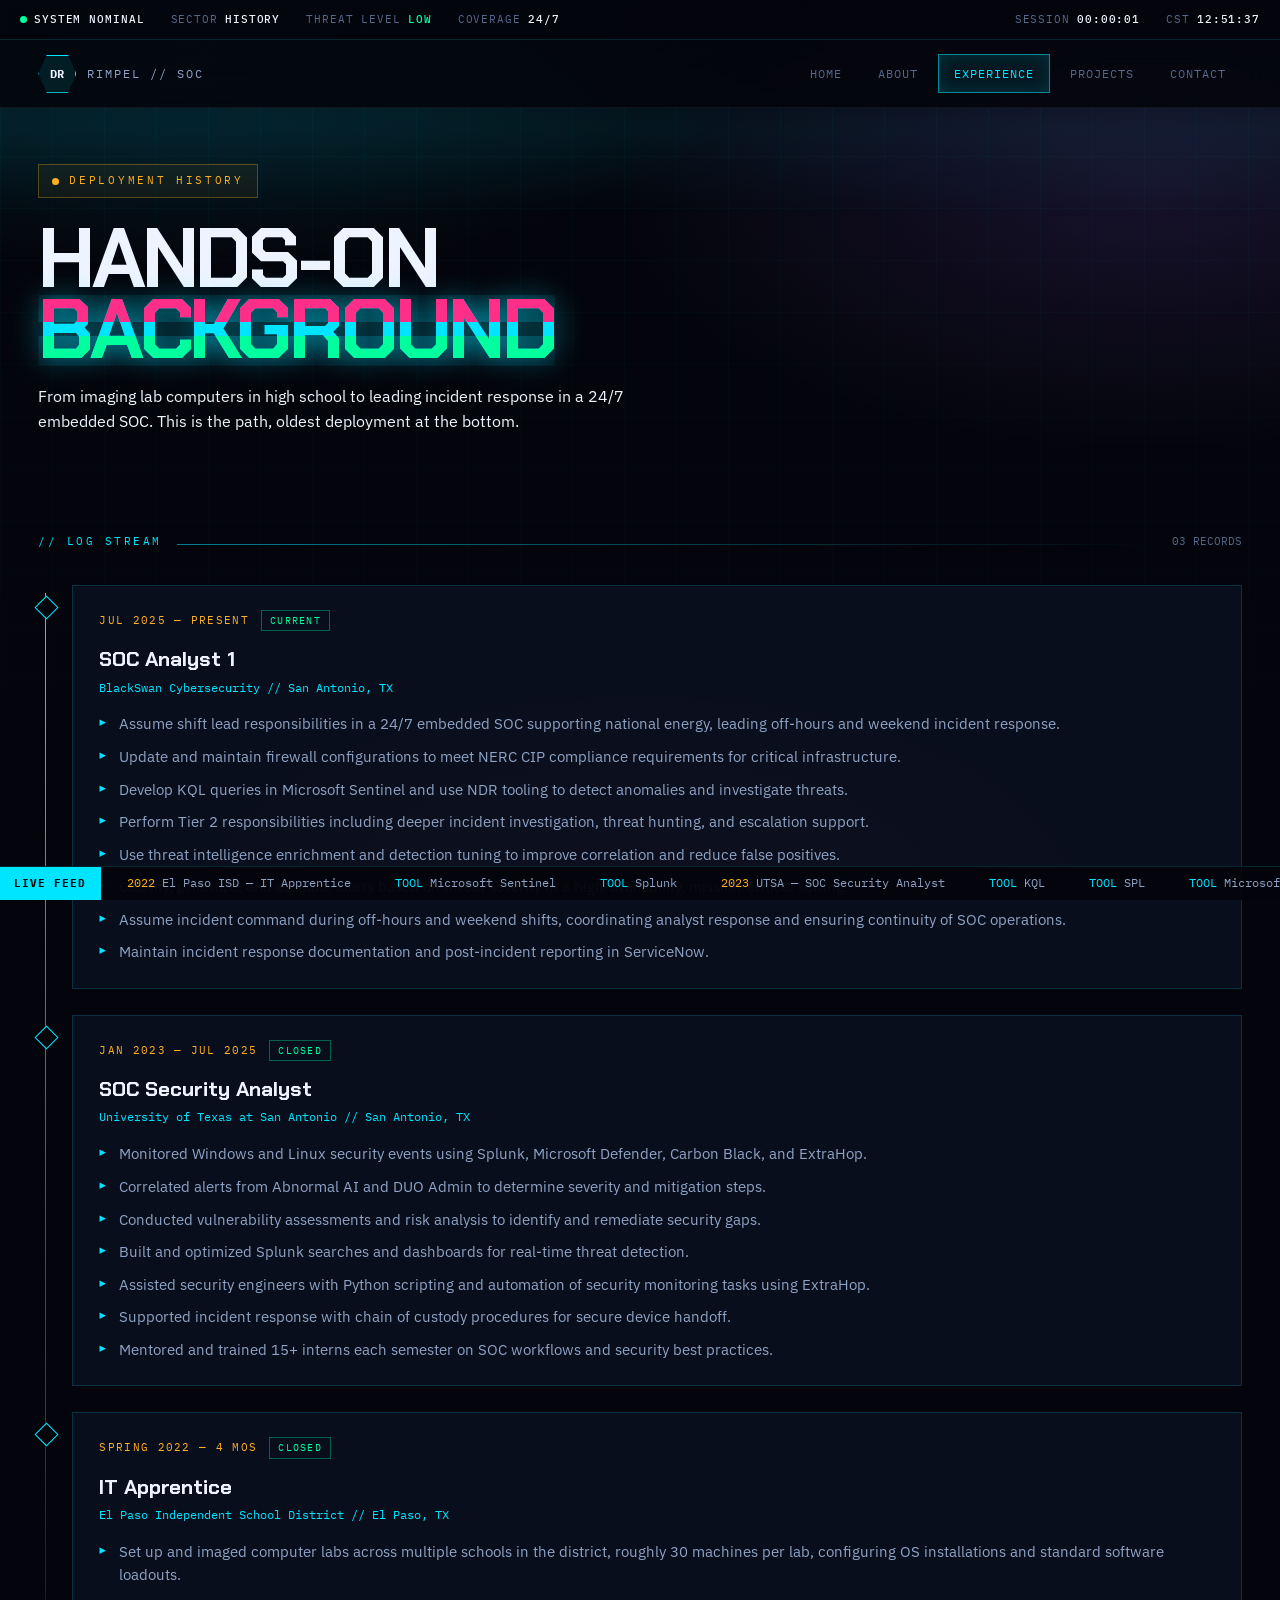
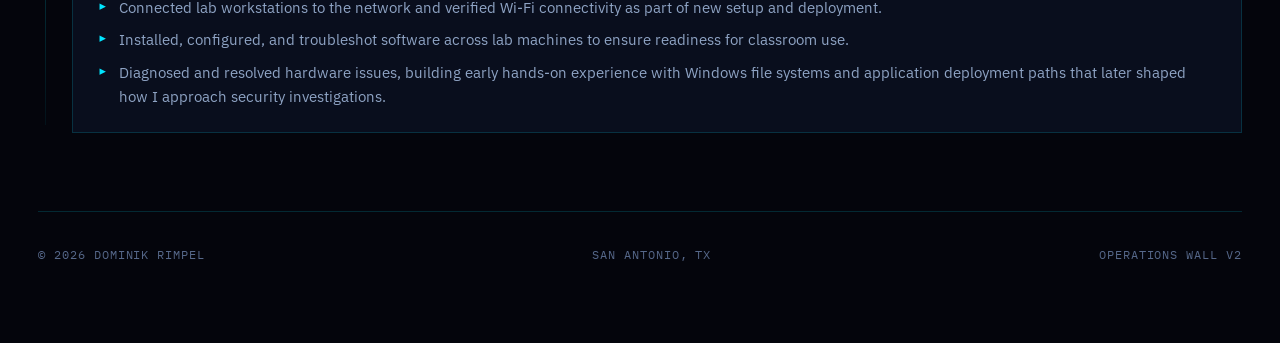
<file: experience.html>
<!DOCTYPE html>
<html lang="en">
<head>
<meta charset="UTF-8">
<meta name="viewport" content="width=device-width, initial-scale=1.0">
<title>Experience | Dominik Rimpel</title>
<link rel="preconnect" href="https://fonts.googleapis.com">
<link rel="preconnect" href="https://fonts.gstatic.com" crossorigin>
<link href="https://fonts.googleapis.com/css2?family=Chakra+Petch:wght@400;600;700&family=IBM+Plex+Mono:wght@400;500;600;700&family=IBM+Plex+Sans:wght@400;500;600&display=swap" rel="stylesheet">
<link rel="icon" href="assets/images/favicon/favicon.ico" sizes="any">
<link rel="icon" href="assets/images/favicon/favicon.svg" type="image/svg+xml">
<link rel="icon" href="assets/images/favicon/favicon-32.png" sizes="32x32" type="image/png">
<link rel="apple-touch-icon" href="assets/images/favicon/apple-touch-icon.png">
<link rel="stylesheet" href="assets/css/main.css">
</head>
<body>

<div class="boot" id="boot">
  <div class="boot-inner">
    <p class="boot-line">&gt; initializing operations wall<b> ok</b></p>
    <p class="boot-line">&gt; mounting telemetry feeds<b> ok</b></p>
    <p class="boot-line">&gt; loading analyst profile<b> ok</b></p>
    <p class="boot-line">&gt; sector: HISTORY<b> ready</b></p>
    <div class="boot-bar"><i></i></div>
  </div>
</div>

<div class="sweep"></div>
<div class="reticle" id="reticle"></div>

<div class="statusbar">
  <span class="sb-item"><span class="pip"></span> <b>SYSTEM NOMINAL</b></span>
  <span class="sb-item sb-hide">SECTOR <b>HISTORY</b></span>
  <span class="sb-item sb-hide">THREAT LEVEL <b class="ok">LOW</b></span>
  <span class="sb-item sb-hide">COVERAGE <b>24/7</b></span>
  <span class="sb-item sb-push">SESSION <b id="uptime">00:00:00</b></span>
  <span class="sb-item">CST <b data-clock>--:--:--</b></span>
</div>

<nav class="nav">
  <div class="nav-in">
    <a class="mark" href="index.html">
      <span class="mark-glyph">DR</span>
      <span class="mark-txt">Rimpel // SOC</span>
    </a>
    <button class="navbtn" id="navbtn" type="button">MENU</button>
    <ul class="navlinks" id="navlinks">
      <li><a href="index.html">Home</a></li>
      <li><a href="about.html">About</a></li>
      <li><a class="on" href="experience.html">Experience</a></li>
      <li><a href="projects.html">Projects</a></li>
      <li><a href="contact.html">Contact</a></li>
    </ul>
  </div>
</nav>

<main class="wrap">

<section class="slab" style="padding-top:56px;">
  <span class="kicker"><span class="pip"></span> Deployment History</span>
  <h1 class="name" style="font-size:clamp(2.6rem,7vw,5.2rem);">Hands-On<br><span class="glitch" data-t="Background">Background</span></h1>
  <p class="lede" style="max-width:620px; margin-top:18px;">From imaging lab computers in high school to leading incident response in a 24/7 embedded SOC. This is the path, oldest deployment at the bottom.</p>
</section>

<section class="slab" style="padding-top:20px;">
  <div class="shead"><span class="lbl">// Log Stream</span><span class="rule"></span><span class="cnt">03 RECORDS</span></div>
  <div class="stream">
    <article class="entry rv">
      <div class="entry-body">
        <p class="entry-meta">JUL 2025 &mdash; PRESENT <span class="sev">CURRENT</span></p>
        <h3>SOC Analyst 1</h3>
        <p class="org">BlackSwan Cybersecurity // San Antonio, TX</p>
        <ul>
          <li>Assume shift lead responsibilities in a 24/7 embedded SOC supporting national energy, leading off-hours and weekend incident response.</li>
          <li> Update and maintain firewall configurations to meet NERC CIP compliance requirements for critical infrastructure.</li>
          <li>Develop KQL queries in Microsoft Sentinel and use NDR tooling to detect anomalies and investigate threats.</li>
          <li>Perform Tier 2 responsibilities including deeper incident investigation, threat hunting, and escalation support.</li>
          <li>Use threat intelligence enrichment and detection tuning to improve correlation and reduce false positives.</li>
          <li>Classify, prioritize, and escalate alerts based on threat severity in a high-availability, mission-critical setting.</li>
          <li>Assume incident command during off-hours and weekend shifts, coordinating analyst response and ensuring continuity of SOC operations.</li>
          <li>Maintain incident response documentation and post-incident reporting in ServiceNow.</li>
        </ul>
      </div>
    </article>

    <article class="entry rv">
      <div class="entry-body">
        <p class="entry-meta">JAN 2023 &mdash; JUL 2025 <span class="sev">CLOSED</span></p>
        <h3>SOC Security Analyst</h3>
        <p class="org">University of Texas at San Antonio // San Antonio, TX</p>
        <ul>
          <li>Monitored Windows and Linux security events using Splunk, Microsoft Defender, Carbon Black, and ExtraHop.</li>
          <li>Correlated alerts from Abnormal AI and DUO Admin to determine severity and mitigation steps.</li>
          <li>Conducted vulnerability assessments and risk analysis to identify and remediate security gaps.</li>
          <li>Built and optimized Splunk searches and dashboards for real-time threat detection.</li>
          <li>Assisted security engineers with Python scripting and automation of security monitoring tasks using ExtraHop.</li>
          <li>Supported incident response with chain of custody procedures for secure device handoff.</li>
          <li>Mentored and trained 15+ interns each semester on SOC workflows and security best practices.</li>
        </ul>
      </div>
    </article>

    <article class="entry rv">
      <div class="entry-body">
        <p class="entry-meta">SPRING 2022 &mdash; 4 MOS <span class="sev">CLOSED</span></p>
        <h3>IT Apprentice</h3>
        <p class="org">El Paso Independent School District // El Paso, TX</p>
        <ul>
          <li>Set up and imaged computer labs across multiple schools in the district, roughly 30 machines per lab, configuring OS installations and standard software loadouts.</li>
          <li>Connected lab workstations to the network and verified Wi-Fi connectivity as part of new setup and deployment.</li>
          <li>Installed, configured, and troubleshot software across lab machines to ensure readiness for classroom use.</li>
          <li>Diagnosed and resolved hardware issues, building early hands-on experience with Windows file systems and application deployment paths that later shaped how I approach security investigations.</li>
        </ul>
      </div>
    </article>
  </div>
</section>
</main>

<footer class="foot">
  <span>&copy; 2026 Dominik Rimpel</span>
  <span>San Antonio, TX</span>
  <span>Operations wall v2</span>
</footer>

<div class="ticker">
  <span class="ticker-tag">Live Feed</span>
  <div class="ticker-feed" id="tickerFeed"></div>
</div>

<script src="assets/js/main.js"></script>
</body>
</html>
</file>
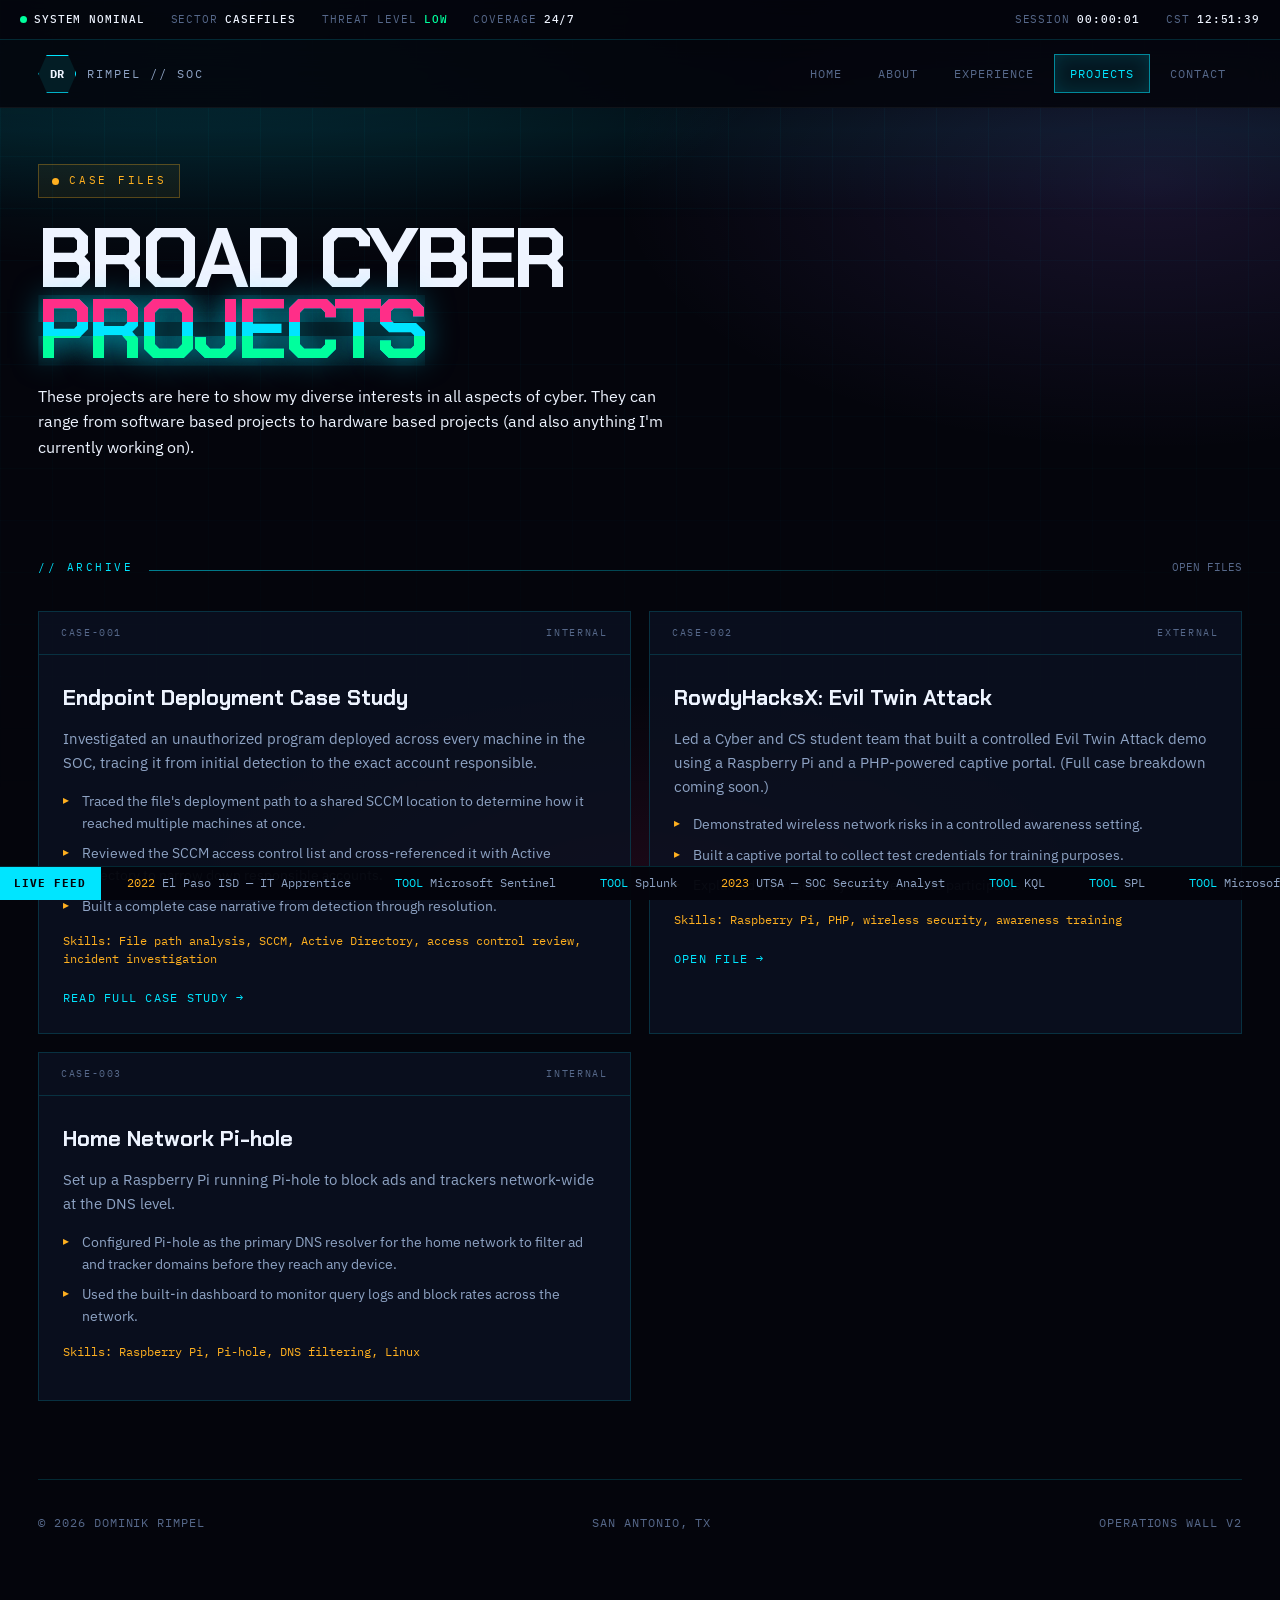
<file: projects.html>
<!DOCTYPE html>
<html lang="en">
<head>
<meta charset="UTF-8">
<meta name="viewport" content="width=device-width, initial-scale=1.0">
<title>Projects | Dominik Rimpel</title>
<link rel="preconnect" href="https://fonts.googleapis.com">
<link rel="preconnect" href="https://fonts.gstatic.com" crossorigin>
<link href="https://fonts.googleapis.com/css2?family=Chakra+Petch:wght@400;600;700&family=IBM+Plex+Mono:wght@400;500;600;700&family=IBM+Plex+Sans:wght@400;500;600&display=swap" rel="stylesheet">
<link rel="icon" href="assets/images/favicon/favicon.ico" sizes="any">
<link rel="icon" href="assets/images/favicon/favicon.svg" type="image/svg+xml">
<link rel="icon" href="assets/images/favicon/favicon-32.png" sizes="32x32" type="image/png">
<link rel="apple-touch-icon" href="assets/images/favicon/apple-touch-icon.png">
<link rel="stylesheet" href="assets/css/main.css">
</head>
<body>

<div class="boot" id="boot">
  <div class="boot-inner">
    <p class="boot-line">&gt; initializing operations wall<b> ok</b></p>
    <p class="boot-line">&gt; mounting telemetry feeds<b> ok</b></p>
    <p class="boot-line">&gt; loading analyst profile<b> ok</b></p>
    <p class="boot-line">&gt; sector: CASEFILES<b> ready</b></p>
    <div class="boot-bar"><i></i></div>
  </div>
</div>

<div class="sweep"></div>
<div class="reticle" id="reticle"></div>

<div class="statusbar">
  <span class="sb-item"><span class="pip"></span> <b>SYSTEM NOMINAL</b></span>
  <span class="sb-item sb-hide">SECTOR <b>CASEFILES</b></span>
  <span class="sb-item sb-hide">THREAT LEVEL <b class="ok">LOW</b></span>
  <span class="sb-item sb-hide">COVERAGE <b>24/7</b></span>
  <span class="sb-item sb-push">SESSION <b id="uptime">00:00:00</b></span>
  <span class="sb-item">CST <b data-clock>--:--:--</b></span>
</div>

<nav class="nav">
  <div class="nav-in">
    <a class="mark" href="index.html">
      <span class="mark-glyph">DR</span>
      <span class="mark-txt">Rimpel // SOC</span>
    </a>
    <button class="navbtn" id="navbtn" type="button">MENU</button>
    <ul class="navlinks" id="navlinks">
      <li><a href="index.html">Home</a></li>
      <li><a href="about.html">About</a></li>
      <li><a href="experience.html">Experience</a></li>
      <li><a class="on" href="projects.html">Projects</a></li>
      <li><a href="contact.html">Contact</a></li>
    </ul>
  </div>
</nav>

<main class="wrap">

<section class="slab" style="padding-top:56px;">
  <span class="kicker"><span class="pip"></span> Case Files</span>
  <h1 class="name" style="font-size:clamp(2.6rem,7vw,5.2rem);">Broad Cyber<br><span class="glitch" data-t="Projects">Projects</span></h1>
  <p class="lede" style="max-width:640px; margin-top:18px;">These projects are here to show my diverse interests in all aspects of cyber. They can range from software based projects to hardware based projects (and also anything I'm currently working on).</p>
</section>

<section class="slab" style="padding-top:20px;">
  <div class="shead"><span class="lbl">// Archive</span><span class="rule"></span><span class="cnt">OPEN FILES</span></div>
  <div class="projects" id="projectsList"></div>
</section>
</main>

<footer class="foot">
  <span>&copy; 2026 Dominik Rimpel</span>
  <span>San Antonio, TX</span>
  <span>Operations wall v2</span>
</footer>

<div class="ticker">
  <span class="ticker-tag">Live Feed</span>
  <div class="ticker-feed" id="tickerFeed"></div>
</div>

<script src="assets/js/projects-data.js"></script>
<script src="assets/js/main.js"></script>
</body>
</html>
</file>
<file: assets/css/main.css>
/* =========================================================
   DOMINIK RIMPEL — SOC OPERATIONS WALL
   A portfolio rendered as a live security operations console.
   ========================================================= */

:root{
  /* Core surface */
  --void:      #04050c;
  --deep:      #080c18;
  --panel:     rgba(11, 18, 34, 0.82);
  --panel-hi:  rgba(18, 28, 50, 0.92);
  --edge:      rgba(0, 229, 255, 0.16);
  --edge-hot:  rgba(0, 229, 255, 0.55);

  /* Signal palette */
  --cyan:      #00e5ff;
  --amber:     #ffb020;
  --magenta:   #ff2e88;
  --lime:      #00ff9d;
  --violet:    #9b6bff;

  /* Text */
  --text:      #eef4ff;
  --muted:     #8ea3c4;
  --dim:       #56688a;

  --mono: 'IBM Plex Mono', ui-monospace, monospace;
  --display: 'Chakra Petch', system-ui, sans-serif;
  --body: 'IBM Plex Sans', system-ui, sans-serif;

  --bar-h: 40px;
  --tick-h: 34px;
}

*{ box-sizing:border-box; margin:0; padding:0; }
html{ scroll-behavior:smooth; }

body{
  min-height:100vh;
  background:var(--void);
  color:var(--text);
  font-family:var(--body);
  line-height:1.6;
  overflow-x:hidden;
  padding-top:var(--bar-h);
  padding-bottom:var(--tick-h);
}

/* ===== Ambient field ===== */
body::before{
  content:"";
  position:fixed; inset:0; z-index:-3; pointer-events:none;
  background:
    radial-gradient(ellipse 80% 50% at 15% 0%, rgba(0,229,255,0.16), transparent 60%),
    radial-gradient(ellipse 70% 50% at 90% 20%, rgba(155,107,255,0.13), transparent 60%),
    radial-gradient(ellipse 60% 40% at 50% 100%, rgba(255,46,136,0.10), transparent 60%),
    var(--void);
}
body::after{
  content:"";
  position:fixed; inset:0; z-index:-2; pointer-events:none;
  background-image:
    linear-gradient(rgba(0,229,255,0.045) 1px, transparent 1px),
    linear-gradient(90deg, rgba(0,229,255,0.045) 1px, transparent 1px);
  background-size:52px 52px;
  animation:grid-crawl 9s linear infinite;
  mask-image:linear-gradient(to bottom, rgba(0,0,0,0.9), transparent 92%);
}
@keyframes grid-crawl{
  from{ background-position:0 0, 0 0; }
  to{ background-position:52px 52px, 52px 52px; }
}

/* Scanline sweep across whole viewport */
.sweep{
  position:fixed; left:0; right:0; height:180px; z-index:-1; pointer-events:none;
  background:linear-gradient(180deg, transparent, rgba(0,229,255,0.055), transparent);
  animation:sweep-down 7s linear infinite;
}
@keyframes sweep-down{
  from{ top:-180px; }
  to{ top:100%; }
}

/* Cursor reticle */
.reticle{
  position:fixed; width:460px; height:460px; z-index:1; pointer-events:none;
  border-radius:50%;
  background:radial-gradient(circle, rgba(0,229,255,0.09), transparent 68%);
  transform:translate(-9999px,-9999px);
  transition:transform 0.05s linear;
}

/* ===== Boot overlay ===== */
.boot{
  position:fixed; inset:0; z-index:200;
  background:var(--void);
  display:flex; align-items:center; justify-content:center;
  font-family:var(--mono); font-size:0.86rem;
  transition:opacity 0.5s ease, visibility 0.5s ease;
}
.boot.done{ opacity:0; visibility:hidden; }
.boot-inner{ width:min(520px, 86%); }
.boot-line{ color:var(--dim); margin-bottom:5px; }
.boot-line b{ color:var(--lime); font-weight:500; }
.boot-bar{
  height:3px; background:rgba(255,255,255,0.08); margin-top:18px; overflow:hidden;
}
.boot-bar i{
  display:block; height:100%; width:0%;
  background:linear-gradient(90deg, var(--cyan), var(--lime));
  box-shadow:0 0 14px var(--cyan);
}

/* ===== Top status bar ===== */
.statusbar{
  position:fixed; top:0; left:0; right:0; height:var(--bar-h); z-index:60;
  display:flex; align-items:center; gap:26px;
  padding:0 20px;
  background:rgba(4,5,12,0.94);
  border-bottom:1px solid var(--edge);
  backdrop-filter:blur(14px);
  font-family:var(--mono); font-size:0.7rem;
  letter-spacing:0.08em; text-transform:uppercase;
  color:var(--dim);
  overflow:hidden;
}
.sb-item{ display:flex; align-items:center; gap:7px; white-space:nowrap; }
.sb-item b{ color:var(--text); font-weight:500; }
.sb-item .ok{ color:var(--lime); }
.sb-item .warn{ color:var(--amber); }
.sb-push{ margin-left:auto; }
.pip{
  width:7px; height:7px; border-radius:50%; background:var(--lime);
  box-shadow:0 0 0 0 rgba(0,255,157,0.6);
  animation:pip 1.8s ease-out infinite;
}
@keyframes pip{
  0%{ box-shadow:0 0 0 0 rgba(0,255,157,0.55); }
  70%{ box-shadow:0 0 0 9px rgba(0,255,157,0); }
  100%{ box-shadow:0 0 0 0 rgba(0,255,157,0); }
}
@media (max-width:900px){ .sb-hide{ display:none; } }

/* ===== Bottom event ticker ===== */
.ticker{
  position:fixed; bottom:0; left:0; right:0; height:var(--tick-h); z-index:60;
  background:rgba(4,5,12,0.96);
  border-top:1px solid var(--edge);
  display:flex; align-items:center; overflow:hidden;
  font-family:var(--mono); font-size:0.72rem;
}
.ticker-tag{
  flex-shrink:0; height:100%; display:flex; align-items:center; padding:0 14px;
  background:var(--cyan); color:#04050c; font-weight:700;
  letter-spacing:0.1em; text-transform:uppercase; font-size:0.66rem;
}
.ticker-feed{
  display:flex; gap:44px; white-space:nowrap;
  animation:ticker-run 46s linear infinite;
  padding-left:26px;
}
.ticker-feed span{ color:var(--muted); }
.ticker-feed span i{ font-style:normal; color:var(--cyan); }
.ticker-feed span em{ font-style:normal; color:var(--amber); }
.ticker-feed span u{ text-decoration:none; color:var(--lime); }
@keyframes ticker-run{
  from{ transform:translateX(0); }
  to{ transform:translateX(-50%); }
}

/* ===== Nav ===== */
.nav{
  position:sticky; top:var(--bar-h); z-index:50;
  background:rgba(4,5,12,0.86);
  border-bottom:1px solid rgba(255,255,255,0.05);
  backdrop-filter:blur(16px);
}
.nav-in{
  width:min(1320px,94%); margin:0 auto;
  display:flex; align-items:center; justify-content:space-between;
  padding:14px 0; gap:20px;
}
.mark{
  display:flex; align-items:center; gap:11px;
  text-decoration:none; color:var(--text);
}
.mark-glyph{
  width:38px; height:38px; flex-shrink:0;
  border:1px solid var(--cyan);
  clip-path:polygon(22% 0%, 78% 0%, 100% 50%, 78% 100%, 22% 100%, 0% 50%);
  display:grid; place-items:center;
  font-family:var(--mono); font-weight:700; font-size:0.78rem;
  background:rgba(0,229,255,0.09);
  animation:glyph-glow 2.6s ease-in-out infinite;
}
@keyframes glyph-glow{
  0%,100%{ box-shadow:0 0 12px rgba(0,229,255,0.28); }
  50%{ box-shadow:0 0 26px rgba(0,229,255,0.6); }
}
.mark-txt{ font-family:var(--mono); font-size:0.76rem; letter-spacing:0.16em; text-transform:uppercase; color:var(--muted); }

.navlinks{ list-style:none; display:flex; gap:4px; }
.navlinks a{
  display:block; padding:9px 15px;
  font-family:var(--mono); font-size:0.76rem; letter-spacing:0.08em; text-transform:uppercase;
  color:var(--dim); text-decoration:none;
  border:1px solid transparent;
  transition:color 0.2s, border-color 0.2s, background 0.2s;
}
.navlinks a:hover{ color:var(--text); border-color:var(--edge); }
.navlinks a.on{
  color:var(--cyan); border-color:var(--edge-hot);
  background:rgba(0,229,255,0.08);
  box-shadow:inset 0 0 18px rgba(0,229,255,0.14);
}
.navbtn{
  display:none; background:none; border:1px solid var(--edge); color:var(--text);
  font-family:var(--mono); font-size:0.74rem; padding:9px 13px; cursor:pointer;
}

/* ===== Layout ===== */
.wrap{ width:min(1320px,94%); margin:0 auto; position:relative; }
.slab{ padding:78px 0; position:relative; }

/* Section header with rule */
.shead{ display:flex; align-items:baseline; gap:16px; margin-bottom:34px; }
.shead .lbl{
  font-family:var(--mono); font-size:0.7rem; letter-spacing:0.22em; text-transform:uppercase;
  color:var(--cyan); white-space:nowrap;
}
.shead .rule{ flex:1; height:1px; background:linear-gradient(90deg, var(--edge-hot), transparent); }
.shead .cnt{ font-family:var(--mono); font-size:0.7rem; color:var(--dim); }

h2.big{
  font-family:var(--display);
  font-size:clamp(2rem,4.6vw,3.4rem); font-weight:700;
  letter-spacing:-0.02em; line-height:1.02; margin-bottom:44px;
  max-width:820px;
}
h2.big em{ font-style:normal; color:var(--cyan); }

/* ===== HERO ===== */
.hero{ position:relative; padding:70px 0 40px; }
.hero-grid{ display:grid; grid-template-columns:1.25fr 0.75fr; gap:48px; align-items:center; }

.kicker{
  display:inline-flex; align-items:center; gap:10px;
  font-family:var(--mono); font-size:0.7rem; letter-spacing:0.24em; text-transform:uppercase;
  color:var(--amber); border:1px solid rgba(255,176,32,0.3);
  padding:7px 13px; margin-bottom:26px;
  background:rgba(255,176,32,0.06);
}
.kicker .pip{ background:var(--amber); animation:pip-a 1.8s ease-out infinite; }
@keyframes pip-a{
  0%{ box-shadow:0 0 0 0 rgba(255,176,32,0.55); }
  70%{ box-shadow:0 0 0 9px rgba(255,176,32,0); }
  100%{ box-shadow:0 0 0 0 rgba(255,176,32,0); }
}

h1.name{
  font-family:var(--display); font-weight:700;
  font-size:clamp(3.4rem,10vw,8rem); line-height:0.85;
  letter-spacing:-0.045em; text-transform:uppercase;
  margin-bottom:8px;
}
h1.name .glitch{
  position:relative; display:inline-block; color:var(--cyan);
  text-shadow:0 0 30px rgba(0,229,255,0.5);
}
h1.name .glitch::before,
h1.name .glitch::after{
  content:attr(data-t); position:absolute; left:0; top:0; width:100%;
  overflow:hidden; pointer-events:none;
}
h1.name .glitch::before{
  color:var(--magenta); animation:gl-a 4.2s steps(1) infinite; clip-path:inset(0 0 62% 0);
}
h1.name .glitch::after{
  color:var(--lime); animation:gl-b 4.2s steps(1) infinite; clip-path:inset(58% 0 0 0);
}
@keyframes gl-a{
  0%,88%,100%{ transform:translate(0,0); opacity:0; }
  90%{ transform:translate(-3px,-1px); opacity:0.85; }
  93%{ transform:translate(2px,1px); opacity:0.7; }
  96%{ transform:translate(0,0); opacity:0; }
}
@keyframes gl-b{
  0%,88%,100%{ transform:translate(0,0); opacity:0; }
  91%{ transform:translate(3px,1px); opacity:0.8; }
  94%{ transform:translate(-2px,-1px); opacity:0.6; }
  97%{ transform:translate(0,0); opacity:0; }
}

.rolebar{
  font-family:var(--mono); font-size:clamp(0.85rem,1.6vw,1.05rem);
  color:var(--muted); letter-spacing:0.06em; margin-bottom:26px;
  display:flex; align-items:center; gap:10px; flex-wrap:wrap;
}
.rolebar .rot{ color:var(--lime); }
.rolebar .rot::after{
  content:"_"; animation:blink 1s steps(1) infinite; color:var(--lime);
}
@keyframes blink{ 0%,49%{opacity:1;} 50%,100%{opacity:0;} }

.hero p.lede{ color:var(--muted); font-size:1.06rem; max-width:520px; margin-bottom:30px; }
.cta-row{ display:flex; gap:13px; flex-wrap:wrap; }
.btn{
  font-family:var(--mono); font-size:0.8rem; letter-spacing:0.1em; text-transform:uppercase;
  padding:14px 22px; text-decoration:none; font-weight:600;
  border:1px solid var(--edge-hot); color:var(--cyan);
  background:rgba(0,229,255,0.07); position:relative; overflow:hidden;
  transition:color 0.2s, box-shadow 0.25s, transform 0.2s;
}
.btn:hover{ color:#04050c; box-shadow:0 0 34px rgba(0,229,255,0.6); transform:translateY(-2px); }
.btn::before{
  content:""; position:absolute; inset:0; background:var(--cyan);
  transform:scaleX(0); transform-origin:left; transition:transform 0.28s ease; z-index:-1;
}
.btn:hover::before{ transform:scaleX(1); }
.btn.ghost{ border-color:rgba(255,255,255,0.16); color:var(--muted); background:none; }
.btn.ghost:hover{ color:var(--text); border-color:var(--edge-hot); box-shadow:0 0 22px rgba(0,229,255,0.25); }

/* Radar */
.radar-cell{ display:grid; place-items:center; position:relative; }
.radar{ width:100%; max-width:340px; aspect-ratio:1; position:relative; }
.radar svg{ width:100%; height:100%; overflow:visible; }
.radar .ring{ fill:none; stroke:rgba(0,229,255,0.22); stroke-width:1; }
.radar .cross{ stroke:rgba(0,229,255,0.14); stroke-width:1; }
.radar .beam{ transform-origin:100px 100px; animation:radar-spin 4s linear infinite; }
@keyframes radar-spin{ to{ transform:rotate(360deg); } }
.radar .blip{ fill:var(--lime); animation:blip 4s ease-in-out infinite; }
.radar .blip:nth-of-type(2){ animation-delay:1.1s; fill:var(--amber); }
.radar .blip:nth-of-type(3){ animation-delay:2.4s; fill:var(--magenta); }
@keyframes blip{
  0%,100%{ opacity:0; r:2; }
  10%{ opacity:1; r:4; }
  45%{ opacity:0.2; r:3; }
}
.radar-cap{
  position:absolute; bottom:-6px; left:0; right:0; text-align:center;
  font-family:var(--mono); font-size:0.66rem; letter-spacing:0.18em;
  text-transform:uppercase; color:var(--dim);
}

/* ===== Metric strip ===== */
.metrics{
  display:grid; grid-template-columns:repeat(4,1fr);
  border:1px solid var(--edge); background:var(--panel);
  margin-top:54px;
}
.metric{
  padding:22px 24px; border-right:1px solid var(--edge); position:relative; overflow:hidden;
}
.metric:last-child{ border-right:none; }
.metric .k{
  font-family:var(--mono); font-size:0.64rem; letter-spacing:0.18em;
  text-transform:uppercase; color:var(--dim); margin-bottom:9px;
}
.metric .v{
  font-family:var(--display); font-size:2rem; font-weight:700; line-height:1;
  color:var(--cyan);
}
.metric .v small{ font-size:0.9rem; color:var(--muted); font-weight:400; }
.metric .spark{ position:absolute; bottom:0; left:0; right:0; height:26px; opacity:0.5; }
.metric .spark path{
  fill:none; stroke:var(--cyan); stroke-width:1.4;
  stroke-dasharray:200; stroke-dashoffset:200;
  animation:spark-draw 3.4s ease-in-out infinite;
}
@keyframes spark-draw{
  0%{ stroke-dashoffset:200; }
  55%{ stroke-dashoffset:0; }
  100%{ stroke-dashoffset:-200; }
}
@media (max-width:900px){ .metrics{ grid-template-columns:repeat(2,1fr); } .metric{ border-bottom:1px solid var(--edge); } }

/* ===== Monitor tiles (core work) ===== */
.tiles{ display:grid; grid-template-columns:repeat(3,1fr); gap:18px; }
.tile{
  border:1px solid var(--edge); background:var(--panel);
  padding:26px 24px 24px; position:relative; overflow:hidden;
  transition:border-color 0.25s, box-shadow 0.25s, background 0.25s;
  transform-style:preserve-3d; will-change:transform;
}
.tile::before{
  content:""; position:absolute; top:0; left:0; right:0; height:2px;
  background:linear-gradient(90deg, transparent, var(--cyan), transparent);
  transform:translateX(-100%);
  animation:tile-scan 3.6s linear infinite;
}
.tile:nth-child(2)::before{ animation-delay:1.2s; }
.tile:nth-child(3)::before{ animation-delay:2.4s; }
@keyframes tile-scan{ to{ transform:translateX(100%); } }
.tile:hover{
  border-color:var(--edge-hot);
  box-shadow:0 0 46px rgba(0,229,255,0.22), inset 0 0 40px rgba(0,229,255,0.05);
  background:var(--panel-hi);
}
.tile-top{
  display:flex; align-items:center; justify-content:space-between;
  font-family:var(--mono); font-size:0.64rem; letter-spacing:0.16em;
  text-transform:uppercase; color:var(--dim); margin-bottom:18px;
}
.tile-top .st{ display:flex; align-items:center; gap:6px; color:var(--lime); }
.tile h3{
  font-family:var(--display); font-size:1.35rem; font-weight:700;
  letter-spacing:-0.01em; margin-bottom:11px;
}
.tile p{ color:var(--muted); font-size:0.92rem; }
.tile .bars{ display:flex; gap:3px; margin-top:20px; height:26px; align-items:flex-end; }
.tile .bars i{
  flex:1; background:linear-gradient(180deg, var(--cyan), rgba(0,229,255,0.18));
  animation:bar-eq 1.4s ease-in-out infinite;
}
@keyframes bar-eq{
  0%,100%{ height:22%; }
  50%{ height:88%; }
}
@media (max-width:900px){ .tiles{ grid-template-columns:1fr; } }

/* ===== Timeline (log stream style) ===== */
.stream{ position:relative; padding-left:34px; }
.stream::before{
  content:""; position:absolute; left:7px; top:8px; bottom:8px; width:1px;
  background:linear-gradient(180deg, var(--cyan), rgba(0,229,255,0.06));
}
.entry{ position:relative; padding-bottom:26px; }
.entry:last-child{ padding-bottom:0; }
.entry::before{
  content:""; position:absolute; left:-34px; top:14px;
  width:15px; height:15px; border:1px solid var(--cyan);
  background:var(--void); transform:rotate(45deg);
  animation:node-pulse 2.4s ease-in-out infinite;
}
@keyframes node-pulse{
  0%,100%{ box-shadow:0 0 0 0 rgba(0,229,255,0.4); }
  60%{ box-shadow:0 0 0 10px rgba(0,229,255,0); }
}
.entry-body{
  border:1px solid var(--edge); background:var(--panel);
  padding:24px 26px; position:relative; overflow:hidden;
  transition:border-color 0.25s, box-shadow 0.25s, transform 0.25s, background 0.25s;
}
.entry-body:hover{
  border-color:var(--edge-hot); background:var(--panel-hi);
  box-shadow:0 0 40px rgba(0,229,255,0.18); transform:translateX(5px);
}
.entry-meta{
  display:flex; align-items:center; gap:12px; flex-wrap:wrap;
  font-family:var(--mono); font-size:0.68rem; letter-spacing:0.12em;
  text-transform:uppercase; color:var(--amber); margin-bottom:11px;
}
.entry-meta .sev{
  border:1px solid rgba(0,255,157,0.35); color:var(--lime);
  padding:2px 8px; font-size:0.6rem;
}
.entry-body h3{ font-family:var(--display); font-size:1.3rem; font-weight:700; margin-bottom:2px; }
.entry-body .org{
  font-family:var(--mono); font-size:0.78rem; color:var(--cyan); margin-bottom:15px;
}
.entry-body ul{ list-style:none; display:flex; flex-direction:column; gap:9px; }
.entry-body li{ position:relative; padding-left:20px; color:var(--muted); font-size:0.92rem; }
.entry-body li::before{
  content:"▸"; position:absolute; left:0; color:var(--cyan); font-size:0.8rem;
}

/* ===== Chips ===== */
.chips{ display:flex; flex-wrap:wrap; gap:8px; margin:14px 0; list-style:none; }
.chips li, .chip{
  font-family:var(--mono); font-size:0.7rem; letter-spacing:0.06em;
  border:1px solid var(--edge); color:var(--muted);
  padding:6px 11px; background:rgba(0,229,255,0.05);
  transition:border-color 0.2s, color 0.2s, background 0.2s;
}
.chips li:hover, .chip:hover{
  border-color:var(--edge-hot); color:var(--cyan); background:rgba(0,229,255,0.12);
}

/* ===== Link ===== */
.arrow{
  display:inline-flex; align-items:center; gap:8px; text-decoration:none;
  font-family:var(--mono); font-size:0.78rem; letter-spacing:0.1em; text-transform:uppercase;
  color:var(--cyan); transition:gap 0.22s, text-shadow 0.22s;
}
.arrow:hover{ gap:14px; text-shadow:0 0 16px rgba(0,229,255,0.7); }

/* ===== Panels / split ===== */
.split{ display:grid; grid-template-columns:1fr 1fr; gap:18px; }
.panelbox{
  border:1px solid var(--edge); background:var(--panel);
  padding:26px 28px; position:relative; overflow:hidden;
  transition:border-color 0.25s, box-shadow 0.25s;
}
.panelbox:hover{ border-color:var(--edge-hot); box-shadow:0 0 38px rgba(0,229,255,0.16); }
.panelbox h3{ font-family:var(--display); font-size:1.25rem; font-weight:700; margin-bottom:12px; }
.panelbox p{ color:var(--muted); font-size:0.94rem; }
.panelbox p + p{ margin-top:12px; }
.panelbox strong{ color:var(--amber); font-weight:600; }
.corner{
  position:absolute; width:12px; height:12px; border:1px solid var(--cyan); opacity:0.6;
}
.corner.tl{ top:8px; left:8px; border-right:0; border-bottom:0; }
.corner.br{ bottom:8px; right:8px; border-left:0; border-top:0; }
@media (max-width:900px){ .split{ grid-template-columns:1fr; } }

/* ===== Console ===== */
.term{
  border:1px solid var(--edge); background:rgba(3,5,12,0.9);
  font-family:var(--mono); font-size:0.84rem; overflow:hidden;
}
.term-bar{
  display:flex; align-items:center; gap:7px; padding:11px 15px;
  border-bottom:1px solid var(--edge); background:rgba(0,229,255,0.05);
  font-size:0.66rem; letter-spacing:0.14em; text-transform:uppercase; color:var(--dim);
}
.term-bar .d{ width:8px; height:8px; border-radius:50%; background:var(--magenta); }
.term-bar .d:nth-child(2){ background:var(--amber); }
.term-bar .d:nth-child(3){ background:var(--lime); }
.term-bar .t{ margin-left:auto; }
.term-body{ padding:20px 22px; }
.term-body .row{ display:flex; justify-content:space-between; padding:5px 0; color:var(--muted); }
.term-body .row b{ color:var(--text); font-weight:500; }
.term-body .cmd{ color:var(--cyan); margin-bottom:12px; }
.term-body .out{ color:var(--lime); margin-top:12px; }
.typed::after{
  content:""; display:inline-block; width:8px; height:1em; margin-left:3px;
  background:var(--cyan); vertical-align:text-bottom;
  animation:blink 0.9s steps(1) infinite;
}

/* ===== Project cards ===== */
.projects{ display:grid; grid-template-columns:repeat(2,1fr); gap:18px; }
.proj{
  border:1px solid var(--edge); background:var(--panel);
  padding:0; position:relative; overflow:hidden; display:block;
  text-decoration:none; color:inherit;
  transition:border-color 0.25s, box-shadow 0.25s;
  transform-style:preserve-3d; will-change:transform;
}
.proj:hover{ border-color:var(--edge-hot); box-shadow:0 0 52px rgba(0,229,255,0.25); }
.proj-img{ position:absolute; inset:0; opacity:0; transition:opacity 0.45s ease; z-index:0; }
.proj-img img{
  width:100%; height:100%; object-fit:cover;
  transform:scale(1.06); transition:transform 0.6s ease;
}
.proj:hover .proj-img{ opacity:1; }
.proj:hover .proj-img img{ transform:scale(1); }
.proj-img::after{
  content:""; position:absolute; inset:0;
  background:linear-gradient(180deg, rgba(4,5,12,0.72), rgba(4,5,12,0.95) 70%);
}
.proj-hd{
  position:relative; z-index:1;
  display:flex; align-items:center; justify-content:space-between;
  padding:13px 22px; border-bottom:1px solid var(--edge);
  font-family:var(--mono); font-size:0.64rem; letter-spacing:0.16em;
  text-transform:uppercase; color:var(--dim);
}
.proj-bd{ position:relative; z-index:1; padding:26px 24px 24px; }
.proj-bd h3{ font-family:var(--display); font-size:1.35rem; font-weight:700; margin-bottom:11px; }
.proj-bd > p{ color:var(--muted); font-size:0.93rem; margin-bottom:15px; }
.proj-bd ul{ list-style:none; display:flex; flex-direction:column; gap:8px; margin-bottom:15px; }
.proj-bd li{ position:relative; padding-left:19px; color:var(--muted); font-size:0.87rem; }
.proj-bd li::before{ content:"▸"; position:absolute; left:0; color:var(--amber); font-size:0.75rem; }
.proj-tech{
  display:block; font-family:var(--mono); font-size:0.72rem;
  color:var(--amber); margin-bottom:15px;
}
@media (max-width:900px){ .projects{ grid-template-columns:1fr; } }

/* ===== Table ===== */
.tablebox{ border:1px solid var(--edge); overflow:hidden; background:var(--panel); }
table{ width:100%; border-collapse:collapse; }
th,td{ padding:15px 20px; text-align:left; border-bottom:1px solid var(--edge); }
tr:last-child td{ border-bottom:none; }
th{
  font-family:var(--mono); font-size:0.66rem; letter-spacing:0.16em; text-transform:uppercase;
  color:var(--cyan); background:rgba(0,229,255,0.07);
}
td{ color:var(--muted); font-size:0.91rem; }
td:first-child{ color:var(--text); font-family:var(--mono); font-size:0.8rem; }
tbody tr{ transition:background 0.2s; }
tbody tr:hover{ background:rgba(0,229,255,0.05); }

/* ===== Contact rows ===== */
.links{ display:flex; flex-direction:column; gap:10px; margin-top:20px; }
.linkrow{
  display:flex; align-items:center; justify-content:space-between;
  padding:15px 19px; border:1px solid var(--edge);
  background:rgba(0,229,255,0.04); text-decoration:none; color:var(--text);
  font-family:var(--mono); position:relative; overflow:hidden;
  transition:border-color 0.22s, background 0.22s, transform 0.22s, box-shadow 0.22s;
}
.linkrow:hover{
  border-color:var(--edge-hot); background:rgba(0,229,255,0.11);
  transform:translateX(5px); box-shadow:0 0 28px rgba(0,229,255,0.2);
}
.linkrow .k{ font-size:0.68rem; letter-spacing:0.14em; text-transform:uppercase; color:var(--dim); }
.linkrow .v{ font-size:0.85rem; }

/* ===== Reveal ===== */
html.js .rv{ opacity:0; transform:translateY(24px); transition:opacity 0.6s ease, transform 0.6s ease; }
html.js .rv.in{ opacity:1; transform:none; }
html.js .rv:nth-child(2){ transition-delay:0.07s; }
html.js .rv:nth-child(3){ transition-delay:0.14s; }
html.js .rv:nth-child(4){ transition-delay:0.21s; }

/* ===== Footer ===== */
.foot{
  width:min(1320px,94%); margin:0 auto; padding:34px 0 44px;
  border-top:1px solid var(--edge);
  display:flex; justify-content:space-between; gap:18px; flex-wrap:wrap;
  font-family:var(--mono); font-size:0.72rem; color:var(--dim);
  letter-spacing:0.08em; text-transform:uppercase;
}

/* ===== Responsive ===== */
@media (max-width:900px){
  .hero-grid{ grid-template-columns:1fr; }
  .radar-cell{ order:-1; }
  .reticle{ display:none; }
  .navbtn{ display:inline-block; }
  .navlinks{
    display:none; position:absolute; top:66px; left:3%; right:3%;
    flex-direction:column; background:rgba(4,5,12,0.98);
    border:1px solid var(--edge); padding:10px;
  }
  .navlinks.open{ display:flex; }
}

@media (prefers-reduced-motion: reduce){
  *,*::before,*::after{ animation:none !important; transition-duration:0.001ms !important; }
  .reticle,.sweep{ display:none; }
  .boot{ display:none; }
}

:focus-visible{ outline:2px solid var(--cyan); outline-offset:3px; }
</file>
